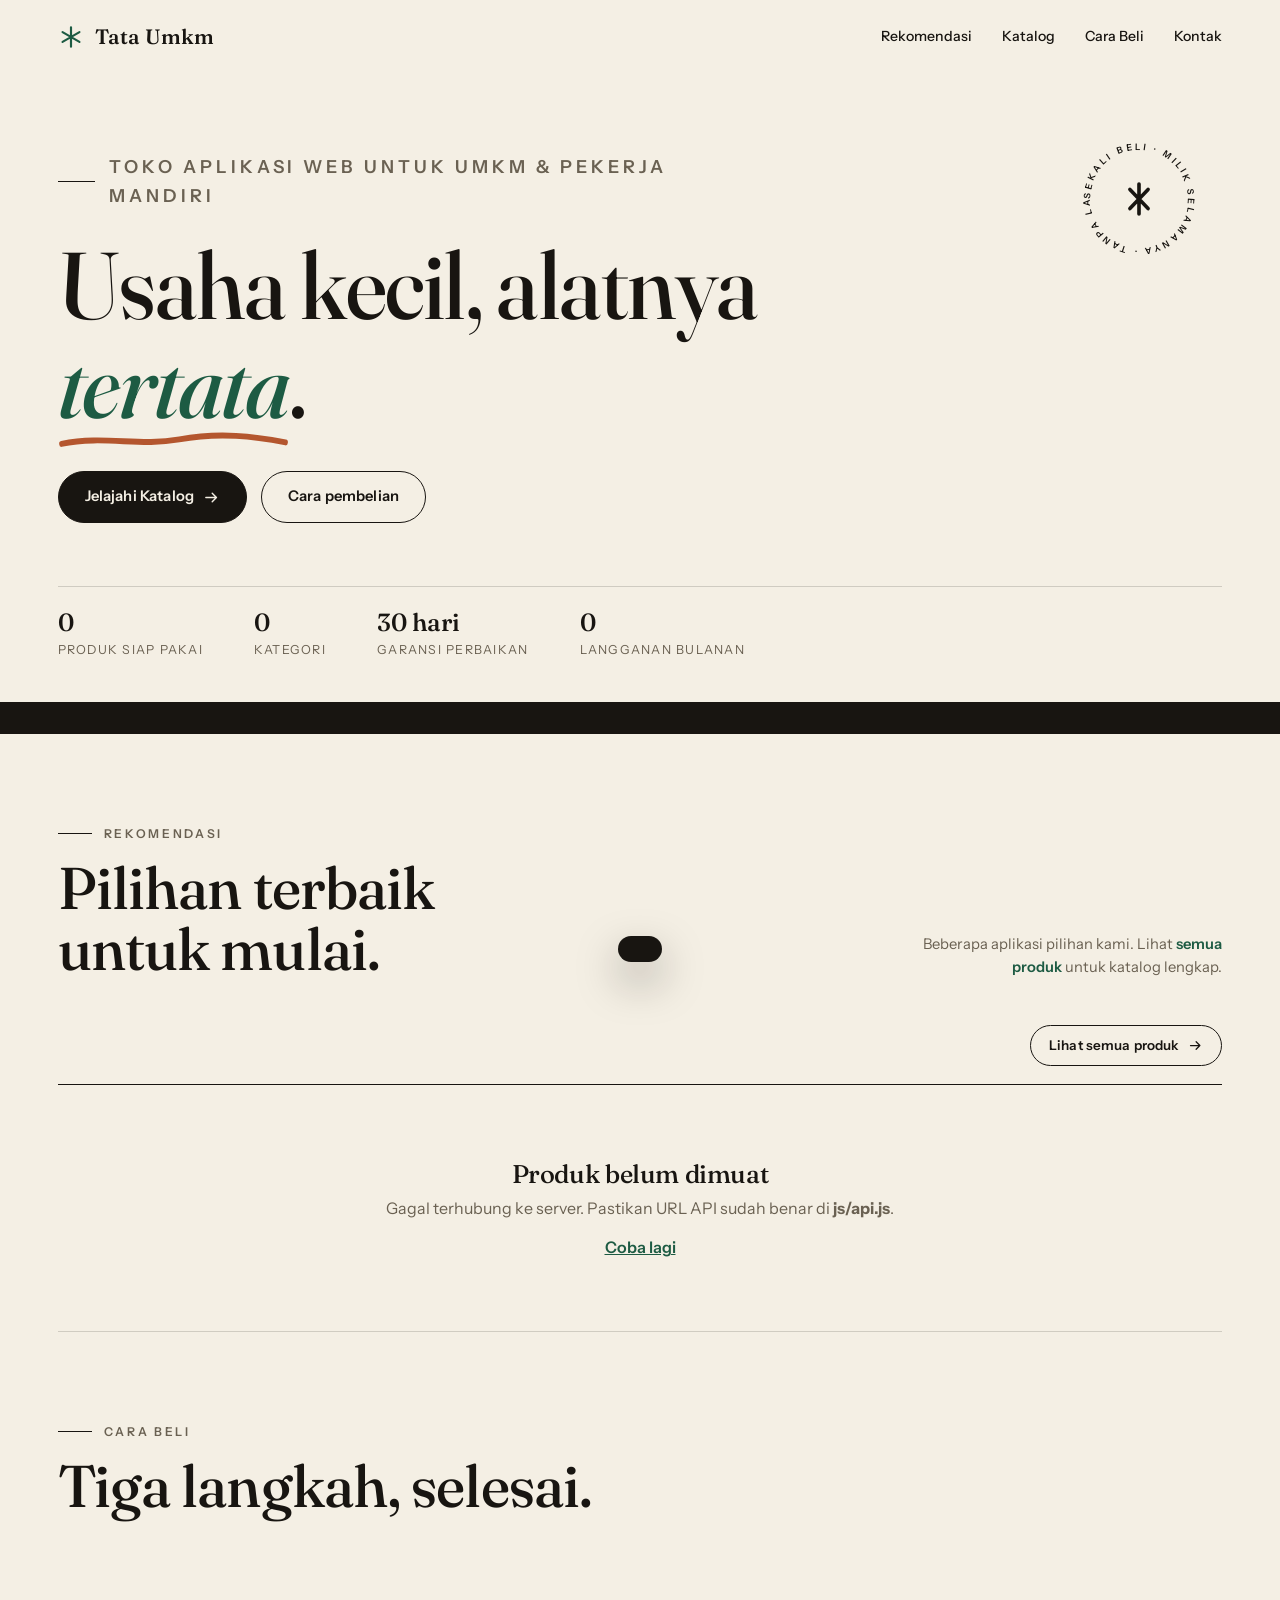
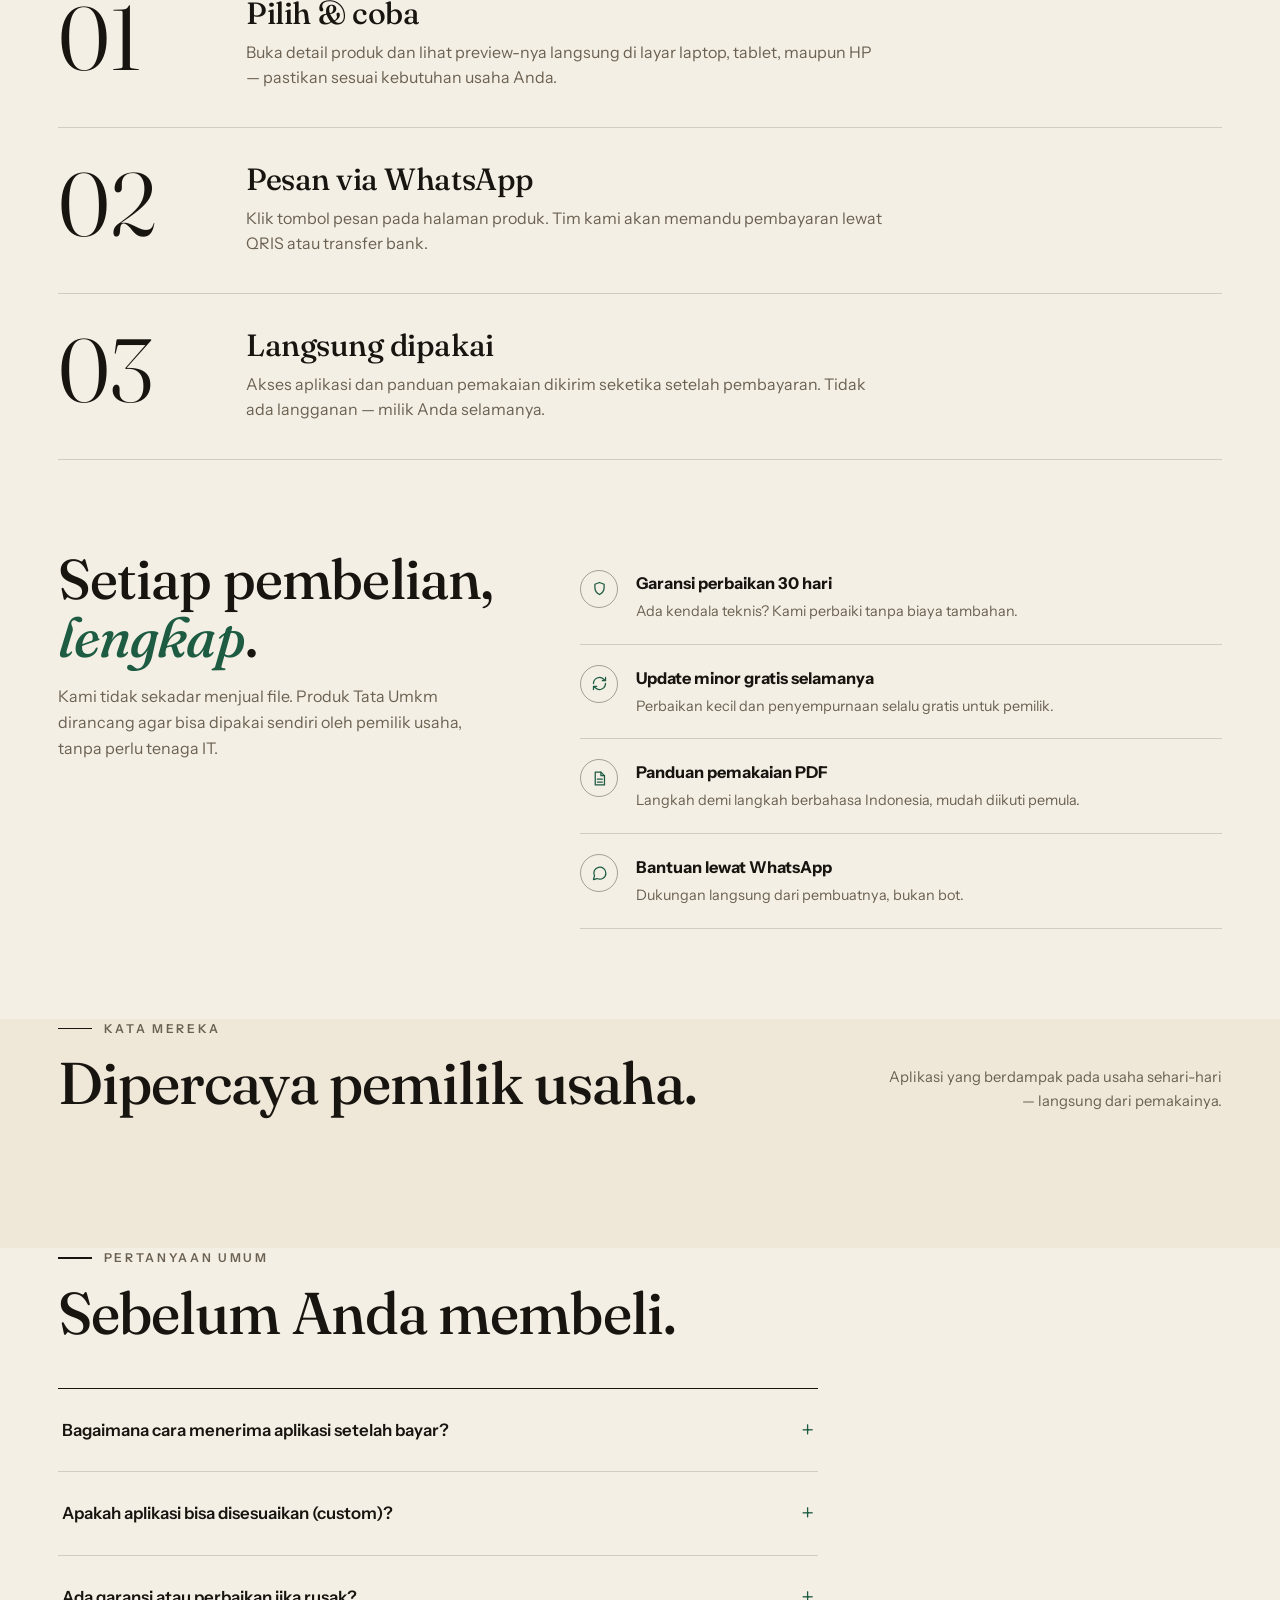
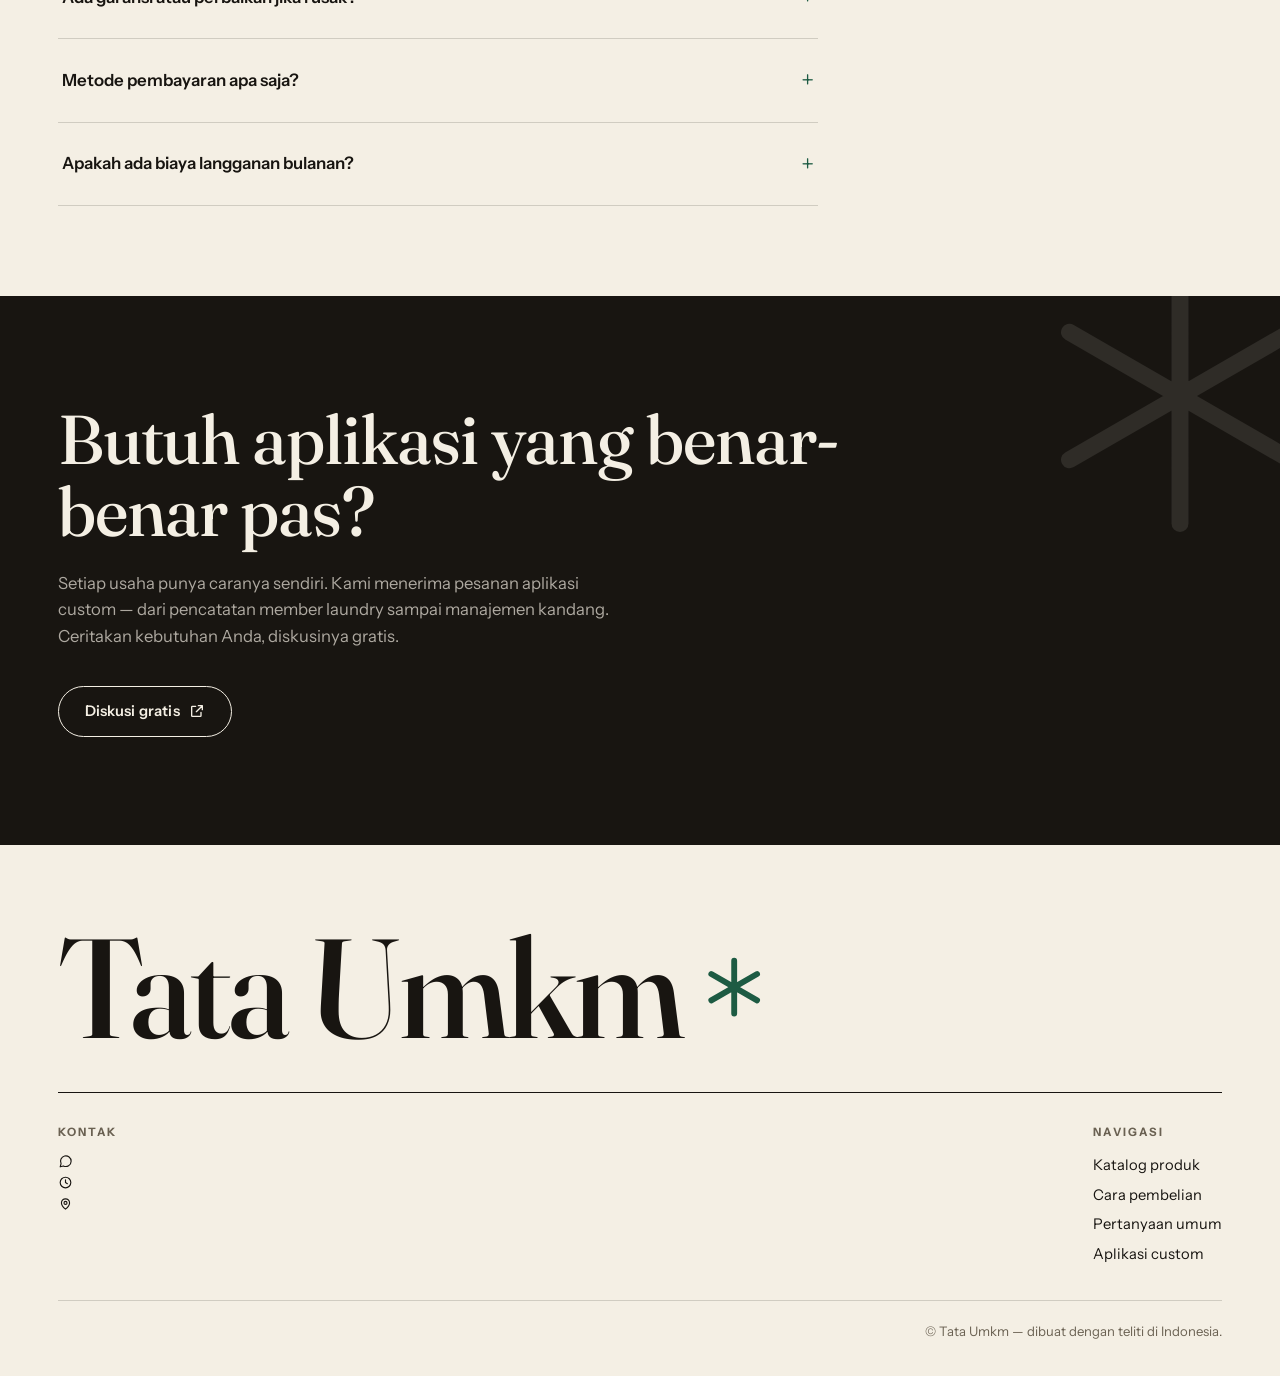
<file: index.html>
<!DOCTYPE html>
<html lang="id">
<head>
<meta charset="UTF-8">
<meta name="viewport" content="width=device-width, initial-scale=1.0">
<title>Tata Umkm — Aplikasi web siap pakai untuk UMKM</title>
<link rel="preconnect" href="https://fonts.googleapis.com">
<link rel="preconnect" href="https://fonts.gstatic.com" crossorigin>
<link href="https://fonts.googleapis.com/css2?family=Fraunces:ital,opsz,wght@0,9..144,300..700;1,9..144,300..700&family=Instrument+Sans:ital,wght@0,400..700;1,400..700&display=swap" rel="stylesheet">
<link rel="stylesheet" href="css/common.css">
<link rel="stylesheet" href="css/viewer.css">
</head>
<body>

<!-- ============ HEADER ============ -->
<header class="hdr" id="hdr">
  <div class="brand" id="brandBtn">
    <svg class="mark" viewBox="0 0 24 24" fill="none" stroke="currentColor" stroke-width="2" stroke-linecap="round"><path d="M12 3v18M4.2 7.5l15.6 9M19.8 7.5l-15.6 9"/></svg>
    <span id="brandName">Tata Umkm</span>
  </div>
  <nav class="hnav">
    <a href="#rekomendasi">Rekomendasi</a>
    <a href="products.html">Katalog</a>
    <a href="#cara">Cara Beli</a>
    <a href="#kontak">Kontak</a>
  </nav>
</header>

<!-- ============ HERO ============ -->
<section class="hero">
  <div class="stamp">
    <svg viewBox="0 0 120 120">
      <defs><path id="circ" d="M60,60 m-46,0 a46,46 0 1,1 92,0 a46,46 0 1,1 -92,0"/></defs>
      <text><textPath href="#circ">SEKALI BELI · MILIK SELAMANYA · TANPA LANGGANAN · </textPath></text>
      <path class="c" d="M60 46v28M51.5 51l17 18M68.5 51l-17 18" stroke="currentColor" stroke-width="3.4" stroke-linecap="round" fill="none"/>
    </svg>
  </div>
  <p class="eyebrow">Toko aplikasi web untuk UMKM &amp; pekerja mandiri</p>
  <h1 id="heroTag">Usaha kecil, alatnya <em>tertata<svg viewBox="0 0 200 14" preserveAspectRatio="none" fill="none" stroke="currentColor" stroke-width="4" stroke-linecap="round"><path d="M3 10 C 40 4, 70 12, 105 7 S 170 5, 197 9"/></svg></em>.</h1>
  <p id="heroSub"></p>
  <div class="hero-cta">
    <a href="#katalog" class="btn solid" id="ctaMagnet">Jelajahi Katalog
      <svg width="17" height="17" viewBox="0 0 24 24" fill="none" stroke="currentColor" stroke-width="2" stroke-linecap="round" stroke-linejoin="round"><path d="M4 12h15M13 6l6 6-6 6"/></svg>
    </a>
    <a href="#cara" class="btn line">Cara pembelian</a>
  </div>
  <div class="hero-meta">
    <div class="hm"><b id="statP">0</b><span>produk siap pakai</span></div>
    <div class="hm"><b id="statC">0</b><span>kategori</span></div>
    <div class="hm"><b>30 hari</b><span>garansi perbaikan</span></div>
    <div class="hm"><b>0</b><span>langganan bulanan</span></div>
  </div>
</section>

<!-- ============ MARQUEE ============ -->
<div class="mq"><div class="mq-track" id="mqTrack"></div></div>

<!-- ============ KATALOG ============ -->
<section class="sec" id="rekomendasi">
  <div class="sec-head rv">
    <div>
      <p class="kicker">Rekomendasi</p>
      <h2>Pilihan terbaik<br>untuk mulai.</h2>
    </div>
    <p class="note">Beberapa aplikasi pilihan kami. Lihat <a href="products.html" style="color:var(--green);font-weight:600">semua produk</a> untuk katalog lengkap.</p>
  </div>
  <div class="cat-bar rv">
    <div class="filters" id="filters"></div>
    <a class="btn sm line" href="products.html">Lihat semua produk
      <svg width="15" height="15" viewBox="0 0 24 24" fill="none" stroke="currentColor" stroke-width="2" stroke-linecap="round" stroke-linejoin="round"><path d="M4 12h15M13 6l6 6-6 6"/></svg>
    </a>
  </div>
  <div id="rows"></div>
</section>

<!-- ============ CARA BELI ============ -->
<section class="sec" id="cara" style="padding-top:0">
  <div class="sec-head rv">
    <div>
      <p class="kicker">Cara Beli</p>
      <h2>Tiga langkah, selesai.</h2>
    </div>
  </div>
  <ol style="list-style:none">
    <li class="step rv"><span class="step-num">01</span><div><h3>Pilih &amp; coba</h3><p>Buka detail produk dan lihat preview-nya langsung di layar laptop, tablet, maupun HP — pastikan sesuai kebutuhan usaha Anda.</p></div></li>
    <li class="step rv"><span class="step-num">02</span><div><h3>Pesan via WhatsApp</h3><p>Klik tombol pesan pada halaman produk. Tim kami akan memandu pembayaran lewat QRIS atau transfer bank.</p></div></li>
    <li class="step rv"><span class="step-num">03</span><div><h3>Langsung dipakai</h3><p>Akses aplikasi dan panduan pemakaian dikirim seketika setelah pembayaran. Tidak ada langganan — milik Anda selamanya.</p></div></li>
  </ol>
</section>

<!-- ============ TERMASUK ============ -->
<section class="sec" style="padding-top:0">
  <div class="incl-grid">
    <div class="incl-left rv">
      <h2>Setiap pembelian, <em>lengkap</em>.</h2>
      <p>Kami tidak sekadar menjual file. Produk Tata Umkm dirancang agar bisa dipakai sendiri oleh pemilik usaha, tanpa perlu tenaga IT.</p>
    </div>
    <ul class="incl-list rv">
      <li><span class="ict"><svg width="17" height="17" viewBox="0 0 24 24" fill="none" stroke="currentColor" stroke-width="1.8" stroke-linecap="round" stroke-linejoin="round"><path d="M12 3.5 18.5 6v5c0 4.8-3.2 7.8-6.5 9.5C8.7 18.8 5.5 15.8 5.5 11V6Z"/></svg></span><div><b>Garansi perbaikan 30 hari</b><span>Ada kendala teknis? Kami perbaiki tanpa biaya tambahan.</span></div></li>
      <li><span class="ict"><svg width="17" height="17" viewBox="0 0 24 24" fill="none" stroke="currentColor" stroke-width="1.8" stroke-linecap="round" stroke-linejoin="round"><path d="M3.5 12a8.5 8.5 0 0 1 14.4-6.1L20.5 8M20.5 3.5V8H16M20.5 12a8.5 8.5 0 0 1-14.4 6.1L3.5 16M3.5 20.5V16H8"/></svg></span><div><b>Update minor gratis selamanya</b><span>Perbaikan kecil dan penyempurnaan selalu gratis untuk pemilik.</span></div></li>
      <li><span class="ict"><svg width="17" height="17" viewBox="0 0 24 24" fill="none" stroke="currentColor" stroke-width="1.8" stroke-linecap="round" stroke-linejoin="round"><path d="M6 3h8l5 5v13H6Z"/><path d="M14 3v5h5M9 13h7M9 17h7"/></svg></span><div><b>Panduan pemakaian PDF</b><span>Langkah demi langkah berbahasa Indonesia, mudah diikuti pemula.</span></div></li>
      <li><span class="ict"><svg width="17" height="17" viewBox="0 0 24 24" fill="none" stroke="currentColor" stroke-width="1.8" stroke-linecap="round" stroke-linejoin="round"><path d="M21 11.5a8.5 8.5 0 0 1-12.3 7.6L3.5 20.5l1.4-5.2A8.5 8.5 0 1 1 21 11.5Z"/></svg></span><div><b>Bantuan lewat WhatsApp</b><span>Dukungan langsung dari pembuatnya, bukan bot.</span></div></li>
    </ul>
  </div>
</section>

<!-- ============ TESTIMONI ============ -->
<section class="sec" id="tst" style="padding-top:0">
  <div class="sec-head rv">
    <div>
      <p class="kicker">Kata Mereka</p>
      <h2>Dipercaya&nbsp;pemilik usaha.</h2>
    </div>
    <p class="note">Aplikasi yang berdampak pada usaha sehari-hari — langsung dari pemakainya.</p>
  </div>
  <div class="tst-grid" id="tstGrid"></div>
</section>

<!-- ============ FAQ ============ -->
<section class="sec" id="faq" style="padding-top:0">
  <div class="sec-head rv">
    <div>
      <p class="kicker">Pertanyaan Umum</p>
      <h2>Sebelum Anda membeli.</h2>
    </div>
  </div>
  <div class="faq rv">
    <details>
      <summary>Bagaimana cara menerima aplikasi setelah bayar?</summary>
      <div>Setelah pembayaran terkonfirmasi, tautan akses aplikasi dan panduan pemakaian (PDF) dikirim seketika lewat WhatsApp. Aplikasi berjalan langsung di browser — tanpa instal.</div>
    </details>
    <details>
      <summary>Apakah aplikasi bisa disesuaikan (custom)?</summary>
      <div>Ya. Selain produk siap pakai, kami menerima pesanan aplikasi custom. <b>Ceritakan kebutuhan Anda</b>, dan kami beri penawaran — diskusinya gratis.</div>
    </details>
    <details>
      <summary>Ada garansi atau perbaikan jika rusak?</summary>
      <div>Setiap produk mencakup <b>garansi perbaikan 30 hari</b>. Selama masa itu, kendala teknis kami perbaiki tanpa biaya tambahan. Update minor juga gratis selamanya.</div>
    </details>
    <details>
      <summary>Metode pembayaran apa saja?</summary>
      <div>Pembayaran lewat <b>QRIS</b> atau <b>transfer bank</b>. Setelah terbayar, akses dikirim seketika.</div>
    </details>
    <details>
      <summary>Apakah ada biaya langganan bulanan?</summary>
      <div>Tidak ada. Semua produk adalah <b>bayar sekali</b> — milik Anda selamanya. Tidak ada biaya tersembunyi.</div>
    </details>
  </div>
</section>

<!-- ============ BAND CTA ============ -->
<section class="band">
  <svg class="band-ast" viewBox="0 0 24 24" fill="none" stroke="currentColor" stroke-width="1.2" stroke-linecap="round"><path d="M12 3v18M4.2 7.5l15.6 9M19.8 7.5l-15.6 9"/></svg>
  <h2 class="rv">Butuh aplikasi yang benar-benar pas?</h2>
  <p class="rv">Setiap usaha punya caranya sendiri. Kami menerima pesanan aplikasi custom — dari pencatatan member laundry sampai manajemen kandang. Ceritakan kebutuhan Anda, diskusinya gratis.</p>
  <a class="btn rv" id="bandWa" target="_blank" rel="noopener">Diskusi gratis
    <svg width="16" height="16" viewBox="0 0 24 24" fill="none" stroke="currentColor" stroke-width="2" stroke-linecap="round" stroke-linejoin="round"><path d="M14 4h6v6M20 4l-9 9M18 14v5a1 1 0 0 1-1 1H5a1 1 0 0 1-1-1V6a1 1 0 0 1 1-1h5"/></svg>
  </a>
</section>

<!-- ============ FOOTER ============ -->
<footer id="kontak">
  <div class="foot-mark"><span id="footBrand">Tata Umkm</span>
    <svg viewBox="0 0 24 24" fill="none" stroke="currentColor" stroke-width="2" stroke-linecap="round"><path d="M12 3v18M4.2 7.5l15.6 9M19.8 7.5l-15.6 9"/></svg>
  </div>
  <div class="foot-grid">
    <div><b>Kontak</b>
      <a id="footWa" target="_blank" rel="noopener"><svg width="15" height="15" viewBox="0 0 24 24" fill="none" stroke="currentColor" stroke-width="1.8" stroke-linecap="round" stroke-linejoin="round"><path d="M21 11.5a8.5 8.5 0 0 1-12.3 7.6L3.5 20.5l1.4-5.2A8.5 8.5 0 1 1 21 11.5Z"/></svg> <span id="footWaNum"></span></a>
      <a><svg width="15" height="15" viewBox="0 0 24 24" fill="none" stroke="currentColor" stroke-width="1.8" stroke-linecap="round" stroke-linejoin="round"><circle cx="12" cy="12" r="8.5"/><path d="M12 7.5V12l3 2"/></svg> <span id="footHours"></span></a>
      <a><svg width="15" height="15" viewBox="0 0 24 24" fill="none" stroke="currentColor" stroke-width="1.8" stroke-linecap="round" stroke-linejoin="round"><path d="M12 21s-6.5-5.3-6.5-10a6.5 6.5 0 1 1 13 0c0 4.7-6.5 10-6.5 10Z"/><circle cx="12" cy="11" r="2.4"/></svg> <span id="footLoc"></span></a>
    </div>
    <div><b>Navigasi</b>
      <a href="#katalog">Katalog produk</a>
      <a href="#cara">Cara pembelian</a>
      <a href="#faq">Pertanyaan umum</a>
      <a href="#" id="footCustom">Aplikasi custom</a>
    </div>
  </div>
  <div class="foot-base">
    <span id="footNote"></span>
    <span>&copy; <span id="yr"></span> <span class="fbrand">Tata Umkm</span> — dibuat dengan teliti di Indonesia.</span>
  </div>
</footer>

<!-- ============ DETAIL PRODUK ============ -->
<div class="detail" id="detail"></div>

<!-- ============ HOVER CARD / MODAL / TOAST ============ -->
<div id="hoverCard"><div class="hc-in" id="hcIn"></div></div>
<div class="modal" id="modal"></div>
<div class="toast" id="toast"></div>

<script src="js/api.js"></script>
<script src="js/viewer.js"></script>
</body>
</html>
</file>
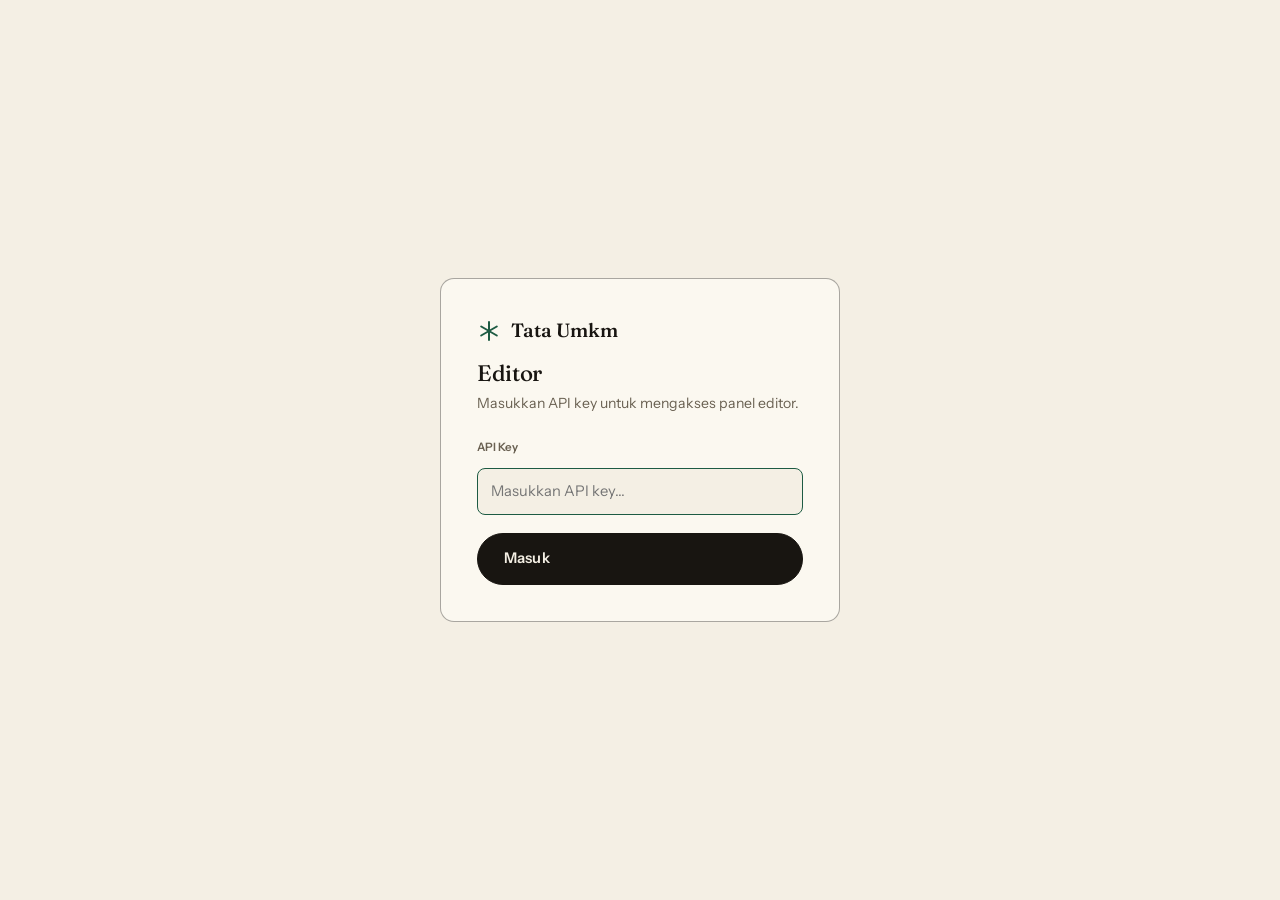
<file: editor.html>
<!DOCTYPE html>
<html lang="id">
<head>
<meta charset="UTF-8">
<meta name="viewport" content="width=device-width, initial-scale=1.0">
<title>Tata Umkm — Editor</title>
<link rel="preconnect" href="https://fonts.googleapis.com">
<link rel="preconnect" href="https://fonts.gstatic.com" crossorigin>
<link href="https://fonts.googleapis.com/css2?family=Fraunces:ital,opsz,wght@0,9..144,300..700;1,9..144,300..700&family=Instrument+Sans:ital,wght@0,400..700;1,400..700&display=swap" rel="stylesheet">
<link rel="stylesheet" href="css/common.css">
<link rel="stylesheet" href="css/editor.css">
</head>
<body>

<!-- ============ LOGIN SCREEN ============ -->
<div class="login-screen" id="loginScreen">
  <div class="login-card">
    <div class="logo">
      <svg class="mark" viewBox="0 0 24 24" fill="none" stroke="currentColor" stroke-width="2" stroke-linecap="round"><path d="M12 3v18M4.2 7.5l15.6 9M19.8 7.5l-15.6 9"/></svg>
      <span>Tata Umkm</span>
    </div>
    <h2 style="font-size:1.4rem;margin:12px 0 6px">Editor</h2>
    <p>Masukkan API key untuk mengakses panel editor.</p>
    <div class="fld">
      <label>API Key</label>
      <input type="password" id="loginKey" placeholder="Masukkan API key..." autofocus>
    </div>
    <p class="err" id="loginErr"></p>
    <button class="btn solid" style="width:100%" id="loginBtn">Masuk</button>
  </div>
</div>

<!-- ============ EDITOR SCREEN ============ -->
<div class="editor-screen" id="editorScreen">

  <!-- Top Bar -->
  <div class="ed-top">
    <div class="brand">
      <svg class="mark" viewBox="0 0 24 24" fill="none" stroke="currentColor" stroke-width="2" stroke-linecap="round"><path d="M12 3v18M4.2 7.5l15.6 9M19.8 7.5l-15.6 9"/></svg>
      <span>Tata Umkm</span>
    </div>
    <div class="ed-top-right">
      <button class="ed-iconbtn" id="viewSiteBtn" title="Lihat situs">
        <svg width="16" height="16" viewBox="0 0 24 24" fill="none" stroke="currentColor" stroke-width="1.8" stroke-linecap="round" stroke-linejoin="round"><path d="M14 4h6v6M20 4l-9 9M18 14v5a1 1 0 0 1-1 1H5a1 1 0 0 1-1-1V6a1 1 0 0 1 1-1h5"/></svg>
      </button>
      <button class="ed-iconbtn danger" id="logoutBtn" title="Keluar">
        <svg width="16" height="16" viewBox="0 0 24 24" fill="none" stroke="currentColor" stroke-width="1.8" stroke-linecap="round" stroke-linejoin="round"><path d="M9 21H5a2 2 0 0 1-2-2V5a2 2 0 0 1 2-2h4"/><polyline points="16 17 21 12 16 7"/><line x1="21" y1="12" x2="9" y2="12"/></svg>
      </button>
    </div>
  </div>

  <!-- Body -->
  <div class="ed-body">
    <main class="ed-main" id="edMain"></main>
  </div>
</div>

<!-- ============ FORM MODAL ============ -->
<div class="ed-modal" id="editModal" role="dialog" aria-modal="true">
  <div class="ed-modal-card wide">
    <div class="ed-modal-head">
      <h3 id="editModalTitle">Ubah Produk</h3>
      <button class="ed-iconbtn" id="editModalClose" title="Tutup">
        <svg width="16" height="16" viewBox="0 0 24 24" fill="none" stroke="currentColor" stroke-width="2" stroke-linecap="round"><path d="M18 6 6 18M6 6l12 12"/></svg>
      </button>
    </div>
    <div class="ed-form-body" id="editFormBody"></div>
  </div>
</div>

<!-- ============ CONFIRM MODAL & TOAST ============ -->
<div class="ed-modal" id="edModal"></div>
<div class="ed-toast" id="edToast"></div>

<script src="js/api.js"></script>
<script src="js/editor.js"></script>
</body>
</html>
</file>
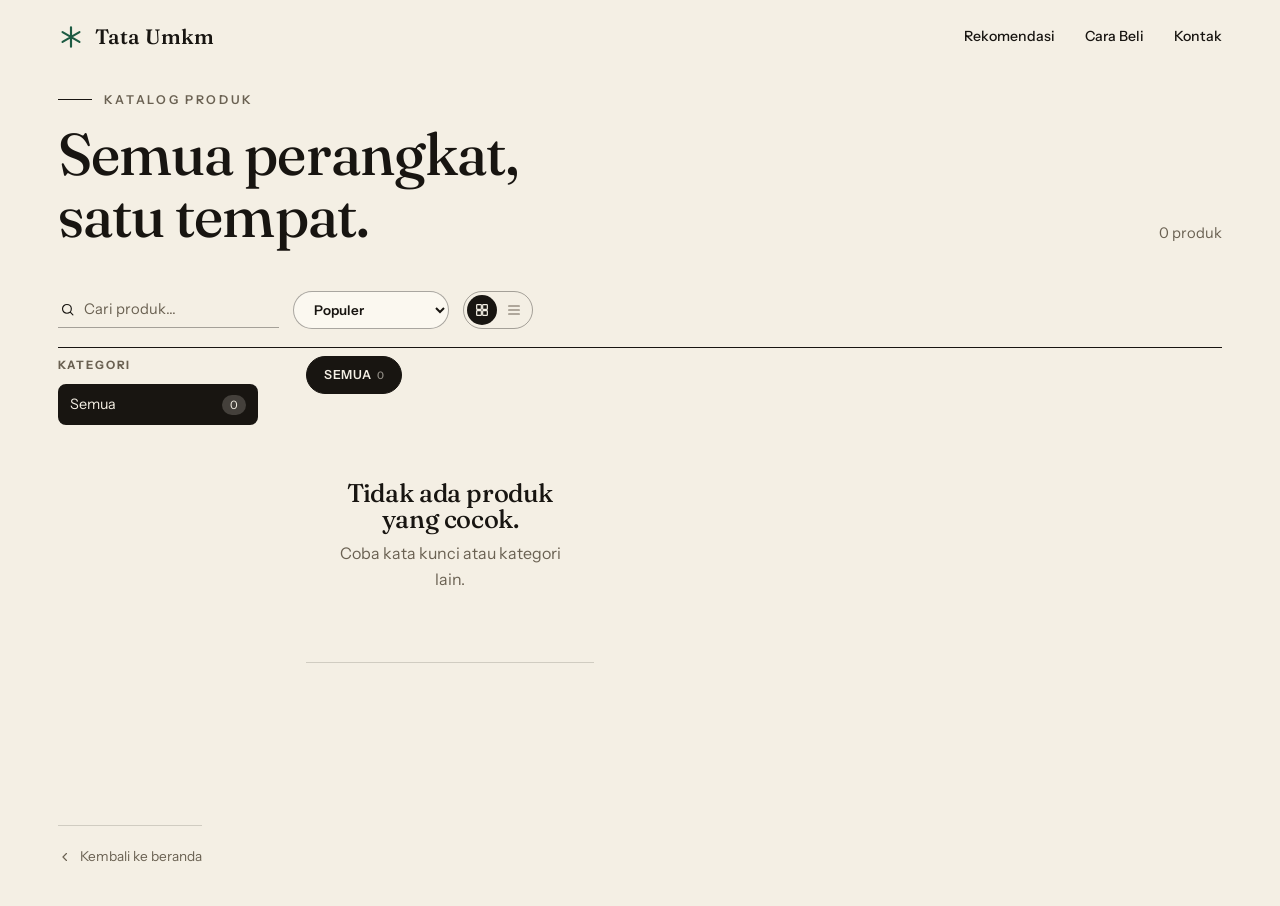
<file: products.html>
<!DOCTYPE html>
<html lang="id">
<head>
<meta charset="UTF-8">
<meta name="viewport" content="width=device-width, initial-scale=1.0">
<title>Tata Umkm — Katalog Produk</title>
<link rel="preconnect" href="https://fonts.googleapis.com">
<link rel="preconnect" href="https://fonts.gstatic.com" crossorigin>
<link href="https://fonts.googleapis.com/css2?family=Fraunces:ital,opsz,wght@0,9..144,300..700;1,9..144,300..700&family=Instrument+Sans:ital,wght@0,400..700;1,400..700&display=swap" rel="stylesheet">
<link rel="stylesheet" href="css/common.css">
<link rel="stylesheet" href="css/viewer.css">
<link rel="stylesheet" href="css/products.css">
</head>
<body>

<!-- ============ HEADER ============ -->
<header class="hdr" id="hdr">
  <a class="brand" href="index.html">
    <svg class="mark" viewBox="0 0 24 24" fill="none" stroke="currentColor" stroke-width="2" stroke-linecap="round"><path d="M12 3v18M4.2 7.5l15.6 9M19.8 7.5l-15.6 9"/></svg>
    <span id="brandName">Tata Umkm</span>
  </a>
  <nav class="hnav">
    <a href="index.html#katalog">Rekomendasi</a>
    <a href="index.html#cara">Cara Beli</a>
    <a href="index.html#kontak">Kontak</a>
  </nav>
</header>

<!-- ============ KATALOG MARKETPLACE ============ -->
<section class="sec" id="katalog">
  <div class="sec-head">
    <div>
      <p class="kicker">Katalog Produk</p>
      <h2>Semua perangkat,<br>satu tempat.</h2>
    </div>
    <p class="note" id="countNote"></p>
  </div>

  <div class="cat-bar">
    <div class="mk-toolbar">
      <div class="search">
        <svg width="17" height="17" viewBox="0 0 24 24" fill="none" stroke="currentColor" stroke-width="1.8" stroke-linecap="round"><circle cx="11" cy="11" r="7"/><path d="m20.5 20.5-4.2-4.2"/></svg>
        <input type="text" id="q" placeholder="Cari produk..." autocomplete="off">
      </div>
      <select id="sort" class="sort-select" aria-label="Urutkan">
        <option value="populer">Populer</option>
        <option value="termurah">Harga Terendah</option>
        <option value="termahal">Harga Tertinggi</option>
        <option value="az">Nama A–Z</option>
      </select>
      <div class="view-toggle" id="viewToggle" role="group" aria-label="Tampilan katalog">
        <button data-view="grid" class="on" title="Tampilan kisi"><svg width="16" height="16" viewBox="0 0 24 24" fill="none" stroke="currentColor" stroke-width="1.8" stroke-linecap="round"><rect x="4" y="4" width="7" height="7" rx="1"/><rect x="13" y="4" width="7" height="7" rx="1"/><rect x="4" y="13" width="7" height="7" rx="1"/><rect x="13" y="13" width="7" height="7" rx="1"/></svg></button>
        <button data-view="list" title="Tampilan daftar"><svg width="16" height="16" viewBox="0 0 24 24" fill="none" stroke="currentColor" stroke-width="1.8" stroke-linecap="round"><path d="M4 6h16M4 12h16M4 18h16"/></svg></button>
      </div>
    </div>
  </div>

  <div class="mk-layout">
    <!-- Sidebar kategori (desktop) -->
    <aside class="mk-side">
      <p class="mk-side-title">Kategori</p>
      <div class="mk-cat-list" id="sideCats"></div>
    </aside>

    <!-- Konten: chips kategori (mobile) + grid -->
    <div class="mk-content">
      <div class="filters" id="filters"></div>
      <div id="rows">
        <!-- Skeleton placeholder - muncul instan -->
        <div class="skeleton-grid" id="skeletonGrid">
          ${Array.from({length: 6}, () => `
            <article class="prow pcard skeleton-card">
              <div class="pthumb skeleton-thumb"></div>
              <div class="pcard-body">
                <div class="pcard-top"><span class="chip skeleton-chip"></span></div>
                <div class="skeleton-title"></div>
                <div class="skeleton-tag"></div>
                <div class="skeleton-price"></div>
              </div>
            </article>
          `).join('')}
        </div>
      </div>
    </div>
  </div>
</section>

<!-- ============ FOOTER ============ -->
<footer id="kontak">
  <a class="foot-base" href="index.html" style="display:inline-flex;align-items:center;gap:8px;color:var(--ink-soft);font-size:.85rem">
    <svg width="14" height="14" viewBox="0 0 24 24" fill="none" stroke="currentColor" stroke-width="2" stroke-linecap="round" stroke-linejoin="round"><path d="m14.5 6-6 6 6 6"/></svg>
    Kembali ke beranda
  </a>
</footer>

<!-- ============ DETAIL PRODUK / HOVER / TOAST ============ -->
<div class="detail" id="detail"></div>
<div id="hoverCard"><div class="hc-in" id="hcIn"></div></div>
<div class="toast" id="toast"></div>

<script src="js/api.js"></script>
<script src="js/products.js"></script>
</body>
</html>
</file>
<file: css/common.css>
/* ============ DASAR ============ */
*{margin:0;padding:0;box-sizing:border-box}
:root{
  --paper:#F4EFE4; --paper2:#EFE8D9; --card:#FBF8F0;
  --ink:#181511; --ink-soft:#6A6152;
  --green:#1D5B43; --green-deep:#12382A; --clay:#B4562E;
  --line:rgba(24,21,17,.16); --line-strong:rgba(24,21,17,.36);
  --pad:clamp(20px,4.5vw,64px);
  --ease:cubic-bezier(.65,.05,.2,1);
}
html{scroll-behavior:smooth}
html.lock,html.lock body{overflow:hidden}
body{background:var(--paper);color:var(--ink);font-family:'Instrument Sans',sans-serif;font-size:16px;line-height:1.6;-webkit-font-smoothing:antialiased}
::selection{background:var(--green);color:var(--paper)}
img,svg{display:block}
button{font:inherit;color:inherit;background:none;border:0;cursor:pointer}
a{color:inherit;text-decoration:none}
:focus-visible{outline:2px solid var(--green);outline-offset:3px;border-radius:4px}
.ic{flex:none}
h1,h2,h3,.serif{font-family:'Fraunces',serif;font-weight:480;letter-spacing:-.015em;line-height:1.04}
em{font-style:italic}
kbd{font-family:'Instrument Sans',sans-serif;font-size:.72rem;border:1px solid var(--line-strong);border-bottom-width:2px;border-radius:5px;padding:1px 6px;background:var(--card)}

/* ============ TOMBOL ============ */
.btn{display:inline-flex;align-items:center;gap:9px;padding:13px 26px;border-radius:999px;border:1.5px solid var(--ink);font-weight:600;font-size:.92rem;letter-spacing:.01em;transition:background .3s,color .3s,border-color .3s,transform .3s var(--ease)}
.btn.solid{background:var(--ink);color:var(--paper)}
.btn.solid:hover{background:var(--green);border-color:var(--green)}
.btn.line:hover{background:var(--ink);color:var(--paper)}
.btn.wa{background:var(--green);border-color:var(--green);color:#fff}
.btn.wa:hover{background:var(--green-deep);border-color:var(--green-deep)}
.btn.sm{padding:9px 18px;font-size:.84rem}
.icobtn{width:42px;height:42px;border-radius:50%;border:1.5px solid var(--line-strong);display:inline-flex;align-items:center;justify-content:center;transition:.3s}
.icobtn:hover{background:var(--ink);color:var(--paper);border-color:var(--ink)}
</file>
<file: css/viewer.css>
/* ============ HEADER ============ */
.hdr{position:fixed;top:0;left:0;right:0;z-index:50;display:flex;align-items:center;justify-content:space-between;padding:20px var(--pad);transition:.4s}
.hdr.sc{background:color-mix(in srgb,var(--paper) 86%,transparent);backdrop-filter:blur(14px);-webkit-backdrop-filter:blur(14px);border-bottom:1px solid var(--line);padding-block:12px}
.brand{display:inline-flex;align-items:center;gap:11px;font-family:'Fraunces',serif;font-size:1.3rem;font-weight:560;cursor:pointer;user-select:none}
.brand .mark{width:26px;height:26px;color:var(--green);animation:spin 28s linear infinite}
@keyframes spin{to{transform:rotate(360deg)}}
.hnav{display:flex;gap:30px;align-items:center}
.hnav a{font-size:.88rem;font-weight:500;position:relative;padding:4px 0}
.hnav a::after{content:"";position:absolute;left:0;bottom:0;height:1.5px;width:0;background:var(--ink);transition:width .35s var(--ease)}
.hnav a:hover::after{width:100%}
@media(max-width:640px){.hnav{display:none}}

/* ============ HERO ============ */
.hero{position:relative;padding:clamp(130px,17vh,190px) var(--pad) 40px;max-width:1560px;margin:0 auto}
.eyebrow{display:flex;align-items:center;gap:14px;font-size:.76rem;letter-spacing:.22em;text-transform:uppercase;font-weight:600;color:var(--ink-soft);animation:up .8s var(--ease) both}
.eyebrow::before{content:"";width:44px;height:1.5px;background:var(--ink)}
.hero h1{font-size:clamp(2.9rem,7.4vw,6.8rem);margin:26px 0 30px;max-width:16ch;animation:up .8s .12s var(--ease) both}
.hero h1 em{color:var(--green);position:relative;white-space:nowrap}
.hero h1 em svg{position:absolute;left:0;bottom:-.08em;width:100%;height:.22em;color:var(--clay)}
.hero p{max-width:52ch;font-size:clamp(1rem,1.4vw,1.18rem);color:var(--ink-soft);animation:up .8s .22s var(--ease) both}
.hero-cta{display:flex;gap:14px;flex-wrap:wrap;margin-top:38px;animation:up .8s .32s var(--ease) both}
.hero-meta{display:flex;gap:clamp(24px,4vw,64px);flex-wrap:wrap;margin-top:clamp(48px,7vh,84px);padding-top:22px;border-top:1px solid var(--line);animation:up .8s .42s var(--ease) both}
.hm b{font-family:'Fraunces',serif;font-size:1.55rem;font-weight:520;display:block;line-height:1.1}
.hm span{font-size:.78rem;letter-spacing:.1em;text-transform:uppercase;color:var(--ink-soft)}
.stamp{position:absolute;right:clamp(20px,6vw,110px);top:clamp(120px,15vh,190px);width:clamp(96px,10vw,150px);color:var(--ink);animation:up .8s .5s var(--ease) both}
.stamp svg{width:100%;height:auto;animation:spin 30s linear infinite}
.stamp text{font-size:8.4px;letter-spacing:.34em;text-transform:uppercase;font-weight:600;font-family:'Instrument Sans',sans-serif;fill:var(--ink)}
.stamp .c{fill:var(--green)}
@media(max-width:900px){.stamp{display:none}}
@keyframes up{from{opacity:0;transform:translateY(26px)}to{opacity:1;transform:none}}

/* ============ MARQUEE ============ */
.mq{background:var(--ink);color:var(--paper);overflow:hidden;padding:15px 0;border-block:1px solid var(--ink)}
.mq-track{display:flex;width:max-content;gap:0;animation:mq 30s linear infinite}
.mq:hover .mq-track{animation-play-state:paused}
.mqi{display:inline-flex;align-items:baseline;gap:14px;padding:0 26px;white-space:nowrap}
.mqi em{font-family:'Fraunces',serif;font-style:italic;font-size:1.25rem;font-weight:440}
.mqi span{font-size:.78rem;letter-spacing:.12em;text-transform:uppercase;color:rgba(244,239,228,.62)}
.mq-sep{color:var(--clay);display:flex;align-items:center}
@keyframes mq{to{transform:translateX(-50%)}}

/* ============ SECTION UMUM ============ */
.sec{padding:clamp(70px,10vh,120px) var(--pad);max-width:1560px;margin:0 auto}
.sec-head{display:flex;justify-content:space-between;align-items:flex-end;gap:24px;flex-wrap:wrap;margin-bottom:clamp(30px,5vh,56px)}
.sec-head h2{font-size:clamp(2.1rem,4.6vw,3.7rem)}
.sec-head .kicker{font-size:.76rem;letter-spacing:.22em;text-transform:uppercase;font-weight:600;color:var(--ink-soft);display:flex;align-items:center;gap:12px;margin-bottom:14px}
.sec-head .kicker::before{content:"";width:34px;height:1.5px;background:var(--ink)}
.sec-head .note{font-size:.92rem;color:var(--ink-soft);max-width:34ch;text-align:right}
@media(max-width:760px){.sec-head .note{text-align:left}}

/* ============ KATALOG ============ */
.filters{display:flex;gap:8px;flex-wrap:wrap;align-items:center;margin-bottom:8px}
.fbtn{border:1px solid var(--line-strong);border-radius:999px;padding:8px 17px;font-size:.78rem;font-weight:600;letter-spacing:.06em;text-transform:uppercase;transition:.3s}
.fbtn:hover{border-color:var(--ink)}
.fbtn.on{background:var(--ink);color:var(--paper);border-color:var(--ink)}
.fbtn small{opacity:.55;margin-left:5px;font-weight:500}
.search{display:flex;align-items:center;gap:9px;border-bottom:1.5px solid var(--line-strong);padding:6px 2px;min-width:210px;transition:border-color .3s}
.search:focus-within{border-color:var(--ink)}
.search input{border:0;background:none;outline:none;font:inherit;font-size:.92rem;width:100%;color:var(--ink)}
.search input::placeholder{color:var(--ink-soft)}
.cat-bar{display:flex;justify-content:space-between;gap:20px;flex-wrap:wrap;align-items:center;border-bottom:1px solid var(--ink);padding-bottom:18px;margin-bottom:6px}

.prow{position:relative;display:grid;grid-template-columns:70px 1fr auto;align-items:center;gap:18px;padding:26px 14px;border-bottom:1px solid var(--line);cursor:pointer;animation:rowIn .55s var(--ease) both;isolation:isolate}
.prow>*{position:relative;z-index:2;transition:color .35s}
.prow::before{content:"";position:absolute;inset:0;background:var(--ink);transform:scaleY(0);transform-origin:bottom;transition:transform .4s var(--ease);z-index:1}
.prow:hover::before{transform:scaleY(1)}
.prow:hover>*{color:var(--paper)}
.prow-num{font-family:'Fraunces',serif;font-style:italic;font-size:1rem;color:var(--ink-soft)}
.prow-name{font-size:clamp(1.45rem,3vw,2.35rem);display:flex;align-items:center;gap:14px;flex-wrap:wrap}
.prow-tag{font-size:.92rem;color:var(--ink-soft);margin-top:5px;max-width:56ch}
.prow-meta{display:flex;align-items:center;gap:clamp(14px,2vw,28px);flex-wrap:wrap;justify-content:flex-end}
.prow-price{font-family:'Fraunces',serif;font-size:1.18rem;font-weight:520;white-space:nowrap}
.prow-arr{width:44px;height:44px;border:1.5px solid var(--line-strong);border-radius:50%;display:flex;align-items:center;justify-content:center;transition:.35s}
.prow:hover .prow-arr{border-color:var(--paper);background:var(--paper);color:var(--ink);transform:rotate(45deg)}
.chip{border:1px solid var(--line-strong);border-radius:999px;padding:4px 12px;font-size:.7rem;letter-spacing:.1em;text-transform:uppercase;font-weight:600;white-space:nowrap}
.badge{background:var(--clay);color:#FFF7EE;border-radius:999px;padding:4px 11px;font-size:.68rem;letter-spacing:.1em;text-transform:uppercase;font-weight:700;white-space:nowrap}
.price-old{text-decoration:line-through;color:var(--ink-soft);font-size:.85rem;margin-left:9px;font-weight:400}
.prow:hover .price-old{color:rgba(244,239,228,.55)}
.empty{padding:70px 20px;text-align:center;color:var(--ink-soft);border-bottom:1px solid var(--line)}
.empty .serif{font-size:1.6rem;color:var(--ink);margin-bottom:8px}
.empty button{text-decoration:underline;margin-top:14px;color:var(--green);font-weight:600}
@keyframes rowIn{from{opacity:0;transform:translateY(18px)}to{opacity:1;transform:none}}
@media(max-width:720px){
  .prow{grid-template-columns:1fr auto;padding:22px 4px}
  .prow-num{display:none}
  .prow-meta{justify-content:space-between;width:100%}
  .prow-arr{display:none}
}

/* ============ LANGKAH ============ */
.step{display:grid;grid-template-columns:clamp(90px,12vw,150px) 1fr;gap:clamp(18px,3vw,48px);padding:clamp(28px,4vh,44px) 0;border-bottom:1px solid var(--line);align-items:start}
.step-num{font-family:'Fraunces',serif;font-size:clamp(3.2rem,7vw,6rem);font-weight:340;line-height:.9;color:var(--ink);transition:color .4s}
.step:hover .step-num{color:var(--green)}
.step h3{font-size:clamp(1.4rem,2.4vw,2rem);margin-bottom:10px}
.step p{color:var(--ink-soft);max-width:58ch}
@media(max-width:560px){.step{grid-template-columns:64px 1fr}}

/* ============ TERMASUK ============ */
.incl-grid{display:grid;grid-template-columns:minmax(300px,5fr) 7fr;gap:clamp(32px,5vw,80px)}
.incl-left h2{font-size:clamp(2rem,4.4vw,3.5rem);margin-bottom:18px}
.incl-left h2 em{color:var(--green)}
.incl-left p{color:var(--ink-soft);max-width:40ch}
.incl-list{list-style:none}
.incl-list li{display:flex;gap:18px;align-items:flex-start;padding:20px 0;border-bottom:1px solid var(--line)}
.incl-list .ict{width:38px;height:38px;border:1.5px solid var(--line-strong);border-radius:50%;display:flex;align-items:center;justify-content:center;color:var(--green);flex:none}
.incl-list b{display:block;font-size:1.02rem;margin-bottom:2px}
.incl-list span{font-size:.9rem;color:var(--ink-soft)}
@media(max-width:860px){.incl-grid{grid-template-columns:1fr}}

/* ============ BAND CTA ============ */
.band{background:var(--ink);color:var(--paper);padding:clamp(70px,12vh,130px) var(--pad);position:relative;overflow:hidden}
.band h2{font-size:clamp(2.2rem,5.4vw,4.6rem);max-width:18ch}
.band p{color:rgba(244,239,228,.68);max-width:52ch;margin:22px 0 36px;font-size:clamp(1rem,1.3vw,1.15rem)}
.band .btn{border-color:var(--paper);color:var(--paper)}
.band .btn:hover{background:var(--paper);color:var(--ink)}
.band-ast{position:absolute;right:-70px;top:-70px;width:340px;height:340px;color:rgba(244,239,228,.1);animation:spin 60s linear infinite}

/* ============ FOOTER ============ */
footer{padding:clamp(50px,8vh,90px) var(--pad) 34px}
.foot-mark{font-family:'Fraunces',serif;font-size:clamp(3.4rem,11vw,10rem);font-weight:520;line-height:1;display:flex;align-items:baseline;gap:.12em;letter-spacing:-.02em;padding-bottom:34px;border-bottom:1px solid var(--ink)}
.foot-mark svg{width:.5em;height:.5em;color:var(--green);align-self:center}
.foot-grid{display:flex;justify-content:space-between;gap:34px;flex-wrap:wrap;padding:30px 0;font-size:.92rem}
.foot-grid b{display:block;font-size:.72rem;letter-spacing:.18em;text-transform:uppercase;color:var(--ink-soft);margin-bottom:10px}
.foot-grid a{display:flex;align-items:center;gap:8px;padding:3px 0}
.foot-grid a:hover{color:var(--green)}
.foot-base{display:flex;justify-content:space-between;gap:16px;flex-wrap:wrap;border-top:1px solid var(--line);padding-top:20px;font-size:.82rem;color:var(--ink-soft)}

/* ============ DETAIL PRODUK ============ */
.detail{position:fixed;inset:0;z-index:90;background:var(--paper);overflow-y:auto;overflow-x:hidden;transform:translateY(102%);visibility:hidden;transition:transform .7s var(--ease),visibility 0s .7s}
.detail.open{transform:none;visibility:visible;transition:transform .7s var(--ease)}
.d-top{position:sticky;top:0;z-index:6;display:flex;justify-content:space-between;align-items:center;padding:14px var(--pad);background:color-mix(in srgb,var(--paper) 88%,transparent);backdrop-filter:blur(14px);-webkit-backdrop-filter:blur(14px);border-bottom:1px solid var(--line)}
.d-back{display:inline-flex;align-items:center;gap:10px;font-weight:600;font-size:.92rem;padding:10px 18px;border:1.5px solid var(--line-strong);border-radius:999px;transition:.3s}
.d-back:hover{background:var(--ink);color:var(--paper);border-color:var(--ink)}
.detail-grid{display:grid;grid-template-columns:minmax(340px,5fr) 7fr;gap:clamp(30px,4.5vw,72px);padding:clamp(30px,5vh,60px) var(--pad) 70px;max-width:1560px;margin:0 auto}
.d-eyebrow{display:flex;align-items:center;gap:12px;margin-bottom:18px;flex-wrap:wrap}
.detail h2{font-size:clamp(2.4rem,4.8vw,4.2rem);margin-bottom:16px}
.d-tagline{font-family:'Fraunces',serif;font-style:italic;font-size:clamp(1.1rem,1.6vw,1.35rem);color:var(--green);margin-bottom:22px}
.d-desc{color:var(--ink-soft);max-width:56ch;font-size:1.02rem}
.d-feats{list-style:none;margin:32px 0;border-top:1px solid var(--line)}
.d-feats li{display:flex;gap:14px;align-items:flex-start;padding:13px 0;border-bottom:1px solid var(--line);font-size:.96rem}
.d-feats .ict{width:26px;height:26px;border:1.5px solid var(--green);border-radius:50%;display:flex;align-items:center;justify-content:center;color:var(--green);flex:none;margin-top:2px}
.d-buy{border:1.5px solid var(--ink);border-radius:18px;padding:26px;margin-top:34px;background:var(--card)}
.d-buy .lbl{font-size:.72rem;letter-spacing:.18em;text-transform:uppercase;color:var(--ink-soft);font-weight:600}
.d-price{font-family:'Fraunces',serif;font-size:clamp(2.2rem,3.6vw,3rem);font-weight:520;margin:8px 0 4px}
.d-buy .row{display:flex;gap:12px;flex-wrap:wrap;margin-top:22px}
.d-inc{font-size:.85rem;color:var(--ink-soft);margin-top:14px;display:flex;align-items:center;gap:8px}
.d-trust{display:flex;gap:26px;flex-wrap:wrap;margin-top:34px}
.d-trust div{display:flex;align-items:center;gap:10px;font-size:.86rem;color:var(--ink-soft)}
.d-trust .ic{color:var(--green)}
@media(max-width:1000px){.detail-grid{grid-template-columns:1fr}}

/* ============ PERANGKAT PREVIEW ============ */
.dev-head{display:flex;justify-content:space-between;align-items:center;gap:16px;flex-wrap:wrap;margin-bottom:22px}
.dev-switch{display:inline-flex;border:1.5px solid var(--ink);border-radius:999px;padding:4px;gap:2px}
.dev-switch button{display:inline-flex;align-items:center;gap:8px;padding:8px 18px;border-radius:999px;font-size:.84rem;font-weight:600;transition:.3s}
.dev-switch button.on{background:var(--ink);color:var(--paper)}
.dev-note{font-size:.8rem;color:var(--ink-soft);display:flex;align-items:center;gap:8px}
.device-stage{position:relative;height:clamp(400px,60vh,620px);display:flex;align-items:center;justify-content:center;overflow:hidden}
.device{position:relative;flex:none;transform-origin:center;transition:width .65s var(--ease),height .65s var(--ease),transform .65s var(--ease)}
.device[data-device=laptop]{width:920px;height:584px}
.device[data-device=tablet]{width:560px;height:700px}
.device[data-device=phone]{width:360px;height:720px}
.d-shell{position:relative;height:calc(100% - 46px);background:#24201A;border-radius:18px 18px 6px 6px;padding:14px 14px 0}
.device[data-device=tablet] .d-shell{height:100%;padding:20px;border-radius:32px}
.device[data-device=phone] .d-shell{height:100%;padding:10px;border-radius:46px}
.d-screen{position:relative;height:100%;background:#FAF6ED;border-radius:9px;overflow:hidden}
.device[data-device=tablet] .d-screen{border-radius:13px}
.device[data-device=phone] .d-screen{border-radius:37px}
.d-cam{display:none;position:absolute;left:50%;transform:translateX(-50%);width:7px;height:7px;border-radius:50%;background:#0F0D0A;top:5.5px;z-index:5}
.device[data-device=laptop] .d-cam,.device[data-device=tablet] .d-cam{display:block}
.device[data-device=tablet] .d-cam{top:9px}
.device[data-device=phone] .d-cam{display:block;width:86px;height:23px;border-radius:12px;background:#141210;top:19px}
.d-base{display:none;position:absolute;left:-2.2%;right:-2.2%;bottom:0;height:42px;background:var(--ink);border-radius:3px 3px 16px 16px;clip-path:polygon(1.6% 0,98.4% 0,100% 100%,0 100%)}
.device[data-device=laptop] .d-base{display:block}
.d-base span{position:absolute;left:50%;top:0;transform:translateX(-50%);width:130px;height:11px;background:#3B352C;border-radius:0 0 9px 9px}
.mk-iframe{width:100%;height:100%;border:0;background:#fff}
.iframe-open{position:absolute;left:12px;bottom:12px;z-index:6;display:inline-flex;align-items:center;gap:7px;background:var(--ink);color:var(--paper);border-radius:999px;padding:7px 14px;font-size:.74rem;font-weight:600}

/* ============ MOCKUP APP ============ */
.mk{height:100%;display:flex;flex-direction:column;background:#F7F3EA;color:#282319;font-size:12px;overflow:hidden;font-family:'Instrument Sans',sans-serif}
.mk::-webkit-scrollbar,.mkcl-wrap::-webkit-scrollbar,.mkpos-items::-webkit-scrollbar,.mkpos-cats::-webkit-scrollbar{width:4px;height:4px}
.mk::-webkit-scrollbar-thumb,.mkcl-wrap::-webkit-scrollbar-thumb,.mkpos-items::-webkit-scrollbar-thumb,.mkpos-cats::-webkit-scrollbar-thumb{background:#CFC5AE;border-radius:4px}
.mk .lbl{font-size:.64rem;letter-spacing:.14em;text-transform:uppercase;color:#8A8272;font-weight:600}
.mktop{display:flex;align-items:center;justify-content:space-between;gap:10px;padding:11px 16px;background:var(--a);color:#FFF9EC;flex:none}
.device[data-device=phone] .mktop{padding-top:34px}
.mktop-brand{font-weight:700;letter-spacing:.01em}
.mktop-cas{font-size:.68rem;opacity:.75}
.mktop-clock{font-variant-numeric:tabular-nums;font-size:.72rem;opacity:.85}

/* --- POS --- */
.mkpos-body{flex:1;display:grid;grid-template-columns:1fr 252px;gap:10px;padding:10px;min-height:0;position:relative}
.mkpos-main{display:flex;flex-direction:column;gap:10px;min-width:0;min-height:0}
.mkpos-cats{display:flex;gap:6px;overflow-x:auto;flex:none;padding-bottom:2px}
.mkpc{border:1px solid #DCD3BD;background:#fff;border-radius:999px;padding:5px 13px;font-size:.7rem;font-weight:600;white-space:nowrap;color:#6A6152}
.mkpc.on{background:var(--a);border-color:var(--a);color:#fff}
.mkpos-items{flex:1;display:grid;grid-template-columns:repeat(3,1fr);gap:8px;overflow-y:auto;align-content:start;padding-bottom:56px}
.mkpi{background:#fff;border:1px solid #E4DBC5;border-radius:11px;padding:10px;display:flex;flex-direction:column;justify-content:space-between;gap:8px;cursor:pointer;text-align:left;transition:.2s;min-height:62px}
.mkpi:hover{border-color:var(--a);transform:translateY(-2px)}
.mkpi span{font-weight:600;font-size:.74rem;line-height:1.25}
.mkpi b{color:var(--a);font-size:.78rem}
.mkpi .dot{width:22px;height:22px;border-radius:7px;background:color-mix(in srgb,var(--a) 16%,#fff);border:1px solid color-mix(in srgb,var(--a) 30%,#fff)}
.mkpos-cart{background:#fff;border:1px solid #E4DBC5;border-radius:13px;display:flex;flex-direction:column;padding:11px;gap:9px;min-height:0}
.mkpos-ct{font-weight:700;font-size:.78rem;display:flex;justify-content:space-between}
.mkpos-ct span{color:#B0A88F;font-weight:600;font-size:.66rem}
.mkcl-wrap{flex:1;overflow-y:auto;display:flex;flex-direction:column;gap:6px;min-height:0}
.mkcl{display:grid;grid-template-columns:auto 1fr auto;gap:8px;align-items:center;background:#F5F0E1;border-radius:8px;padding:7px 9px;font-size:.72rem}
.mkcl .n{font-weight:600;overflow:hidden;text-overflow:ellipsis;white-space:nowrap}
.mkcl b{color:var(--a)}
.mksum{display:flex;justify-content:space-between;font-size:.72rem;color:#6A6152}
.mksum.tot{font-size:.86rem;font-weight:700;color:#282319;border-top:1px dashed #DCD3BD;padding-top:8px}
.mkpay{background:var(--a);color:#FFF9EC;border-radius:10px;padding:11px;font-weight:700;font-size:.8rem;transition:.2s}
.mkpay:hover{filter:brightness(1.12)}
.mkpos-btm{display:none;position:absolute;left:10px;right:10px;bottom:10px;background:var(--a);color:#FFF9EC;border-radius:13px;padding:11px 15px;align-items:center;justify-content:space-between;font-weight:700;z-index:7;box-shadow:0 10px 24px rgba(24,21,17,.25)}
.mkpos-btm .b{background:#FFF9EC;color:var(--a);border-radius:999px;padding:6px 14px;font-size:.7rem}
[data-device=phone] .mkpos-body,[data-device=tablet] .mkpos-body{grid-template-columns:1fr}
[data-device=phone] .mkpos-items{grid-template-columns:repeat(2,1fr);padding-bottom:64px}
[data-device=tablet] .mkpos-items{grid-template-columns:repeat(3,1fr);padding-bottom:64px}
[data-device=phone] .mkpos-cart,[data-device=tablet] .mkpos-cart{position:absolute;left:10px;right:10px;bottom:62px;top:56px;transform:translateY(115%);transition:transform .4s var(--ease);z-index:8;box-shadow:0 -12px 40px rgba(24,21,17,.3)}
.device[data-device=laptop] .mkpos-cats{display:none}
[data-device=phone] .mk-pos.sheet .mkpos-cart,[data-device=tablet] .mk-pos.sheet .mkpos-cart{transform:none}
[data-device=phone] .mkpos-btm,[data-device=tablet] .mkpos-btm{display:flex}
.mkpaid{position:absolute;inset:0;background:color-mix(in srgb,var(--a) 96%,#000);color:#FFF9EC;display:flex;flex-direction:column;align-items:center;justify-content:center;gap:10px;z-index:12;font-weight:700;font-size:1rem;animation:paidIn .3s var(--ease)}
.mkpaid .ok{width:46px;height:46px;border:2px solid rgba(255,249,236,.5);border-radius:50%;display:flex;align-items:center;justify-content:center}
@keyframes paidIn{from{opacity:0}to{opacity:1}}

/* --- FORM / KALKULATOR --- */
.mkform{flex:1;display:grid;grid-template-columns:1.15fr 1fr;gap:10px;padding:10px;overflow-y:auto;min-height:0}
.mkpanel{background:#fff;border:1px solid #E4DBC5;border-radius:13px;padding:13px;display:flex;flex-direction:column;gap:9px;min-width:0}
.mkpanel h5{font-size:.78rem;font-weight:700}
.mkrow{display:grid;grid-template-columns:1fr auto auto;gap:8px;align-items:center;background:#F5F0E1;border-radius:8px;padding:7px 10px;font-size:.7rem}
.mkrow .n{font-weight:600}
.mkrow b{color:var(--a);white-space:nowrap}
.mkrow.hd{background:none;padding-inline:2px;color:#8A8272;font-size:.62rem;letter-spacing:.1em;text-transform:uppercase;font-weight:700}
.mkfield{display:flex;justify-content:space-between;align-items:center;background:#F5F0E1;border-radius:8px;padding:8px 11px;font-size:.74rem}
.mkfield b{color:var(--a)}
.mkres{background:var(--a);color:#FFF9EC;border:0}
.mkres .big{font-family:'Fraunces',serif;font-size:1.7rem;font-weight:560;line-height:1.1}
.mkres .row2{display:flex;justify-content:space-between;font-size:.74rem;opacity:.85}
.mkres .row2 b{font-size:.92rem}
.mkbar{display:flex;align-items:center;gap:8px;font-size:.66rem}
.mkbar .tr{flex:1;height:7px;background:rgba(255,249,236,.22);border-radius:99px;overflow:hidden}
.mkbar .tr i{display:block;height:100%;background:#FFF9EC;border-radius:99px}
.mkres .lbl{color:rgba(255,249,236,.7)}
[data-device=phone] .mkform{grid-template-columns:1fr}

/* --- INVOICE --- */
.mkinv{flex:1;display:grid;grid-template-columns:190px 1fr;gap:10px;padding:10px;min-height:0}
.mkinv-list{background:#fff;border:1px solid #E4DBC5;border-radius:13px;padding:11px;display:flex;flex-direction:column;gap:7px;overflow:hidden}
.mkiv{border:1px solid #E4DBC5;border-radius:9px;padding:8px 10px;font-size:.68rem;display:flex;justify-content:space-between;align-items:center;gap:6px}
.mkiv.on{border-color:var(--a);background:color-mix(in srgb,var(--a) 8%,#fff)}
.mkiv .st{font-size:.6rem;font-weight:700;border-radius:99px;padding:2px 8px}
.st.ok{background:color-mix(in srgb,var(--a) 15%,#fff);color:var(--a)}
.st.no{background:#F4E3D6;color:#A04A20}
.mkdoc{background:#fff;border:1px solid #E4DBC5;border-radius:13px;padding:16px 18px;display:flex;flex-direction:column;gap:10px;overflow:hidden}
.mkdoc-h{display:flex;justify-content:space-between;align-items:flex-start;border-bottom:2px solid var(--a);padding-bottom:10px}
.mkdoc-h b{font-size:.95rem;color:var(--a)}
.mkdoc-h small{display:block;color:#8A8272;font-size:.62rem}
.mkdoc .to{display:flex;justify-content:space-between;font-size:.66rem;color:#6A6152}
.mkdoc table{width:100%;border-collapse:collapse;font-size:.68rem}
.mkdoc th{text-align:left;font-size:.58rem;letter-spacing:.1em;text-transform:uppercase;color:#8A8272;border-bottom:1px solid #E4DBC5;padding:4px 2px}
.mkdoc td{padding:5px 2px;border-bottom:1px solid #F0E9D6}
.mkdoc td:last-child,.mkdoc th:last-child{text-align:right}
.mkdoc .tot{display:flex;justify-content:space-between;align-items:center;background:color-mix(in srgb,var(--a) 10%,#fff);border-radius:9px;padding:9px 12px;font-weight:700;font-size:.78rem;color:var(--a);margin-top:auto}
[data-device=phone] .mkinv,[data-device=tablet] .mkinv{grid-template-columns:1fr}
[data-device=phone] .mkinv-list,[data-device=tablet] .mkinv-list{display:none}

/* --- TABEL DATA --- */
.mktab{flex:1;display:flex;flex-direction:column;padding:10px;gap:10px;min-height:0}
.mktab-bar{display:flex;gap:8px;align-items:center;flex:none}
.mktab-bar .srch{flex:1;background:#fff;border:1px solid #E4DBC5;border-radius:9px;padding:8px 12px;font-size:.7rem;color:#8A8272}
.mktab-bar .ad{background:var(--a);color:#FFF9EC;border-radius:9px;padding:8px 13px;font-size:.7rem;font-weight:700}
.mkrow-t{display:grid;grid-template-columns:1.5fr .7fr 1fr .8fr;gap:8px;align-items:center;background:#fff;border:1px solid #E4DBC5;border-radius:10px;padding:9px 12px;font-size:.7rem}
.mkrow-t.hd{background:none;border:0;color:#8A8272;font-size:.58rem;letter-spacing:.1em;text-transform:uppercase;font-weight:700;padding-inline:2px}
.mkrow-t .n{font-weight:700}
.mkrow-t .sku{color:#8A8272;font-size:.64rem}
.lvl{height:6px;background:#EFE7D2;border-radius:99px;overflow:hidden;min-width:44px}
.lvl i{display:block;height:100%;background:var(--a);border-radius:99px}
.lvl.low i{background:#C0652F}
.lvl.none i{background:#C4BBA3}
.st2{font-size:.6rem;font-weight:700;border-radius:99px;padding:3px 9px;width:fit-content}
[data-device=phone] .mkrow-t{grid-template-columns:1.2fr 1fr .8fr}
[data-device=phone] .mkrow-t .sku,[data-device=phone] .mkrow-t .c3,[data-device=phone] .mkrow-t .hd span:nth-child(2){display:none}
[data-device=tablet] .mkrow-t{grid-template-columns:1.4fr .7fr 1fr .8fr}

/* --- DASHBOARD KEUANGAN --- */
.mkfin{flex:1;display:grid;grid-template-columns:1.15fr .85fr;grid-template-rows:auto 1fr;gap:10px;padding:10px;min-height:0}
.mkcard2{background:#fff;border:1px solid #E4DBC5;border-radius:13px;padding:13px;min-width:0;min-height:0;overflow:hidden}
.mkcard2.hl{background:var(--a);color:#FFF9EC;border:0;display:flex;flex-direction:column;gap:5px}
.mkcard2.hl .big{font-family:'Fraunces',serif;font-size:1.65rem;font-weight:560}
.mkfin-list{display:flex;flex-direction:column;gap:6px;overflow:hidden}
.mktr{display:grid;grid-template-columns:auto 1fr auto;gap:9px;align-items:center;background:#F5F0E1;border-radius:9px;padding:7px 10px;font-size:.68rem}
.mktr .d{width:9px;height:9px;border-radius:50%}
.mktr .in{color:var(--a);font-weight:700}
.mktr .out{color:#A04A20;font-weight:700}
.mktr small{display:block;color:#8A8272;font-size:.58rem}
.mksvg{width:100%;height:auto;flex:1;min-height:0}
[data-device=phone] .mkfin{grid-template-columns:1fr}

/* --- TRACKER FOKUS --- */
.mkfo{flex:1;display:flex;flex-direction:column;gap:10px;padding:10px;overflow-y:auto;min-height:0}
.mkfo-top{display:grid;grid-template-columns:auto 1fr;gap:10px;align-items:center;background:#fff;border:1px solid #E4DBC5;border-radius:13px;padding:13px}
.mkring{width:104px;height:104px;flex:none}
.mkring-t{font-family:'Fraunces',serif;font-size:21px;font-weight:560;fill:#282319}
.mkring-s{font-size:6.6px;fill:#8A8272;letter-spacing:.08em}
.mkdays{display:grid;grid-template-columns:repeat(7,1fr);gap:6px}
.mkday{background:#fff;border:1px solid #E4DBC5;border-radius:10px;padding:8px 4px;text-align:center;font-size:.62rem;color:#6A6152;display:flex;flex-direction:column;gap:5px;align-items:center}
.mkday .c{width:20px;height:20px;border-radius:50%;background:#F0E8D4}
.mkday.done .c{background:var(--a)}
.mkday.done{border-color:color-mix(in srgb,var(--a) 45%,#fff)}
.mkday b{font-size:.72rem;color:#282319}
.mkfh{background:#fff;border:1px solid #E4DBC5;border-radius:11px;padding:10px 13px;display:flex;align-items:center;gap:10px;font-size:.74rem;font-weight:600;cursor:pointer;transition:.2s}
.mkfh .cb{width:19px;height:19px;border:1.5px solid #C9BFA6;border-radius:6px;flex:none;display:flex;align-items:center;justify-content:center;color:#fff}
.mkfh.done{background:color-mix(in srgb,var(--a) 8%,#fff);border-color:color-mix(in srgb,var(--a) 40%,#fff)}
.mkfh.done .cb{background:var(--a);border-color:var(--a)}
.mkfh.done span{color:#8A8272;text-decoration:line-through}
.mkfh small{margin-left:auto;color:#8A8272;font-weight:500}

/* --- WIDGET GRID --- */
.mkwt{flex:1;display:grid;grid-template-columns:repeat(3,1fr);grid-auto-rows:minmax(88px,auto);gap:10px;padding:10px;overflow:hidden}
.mkw{background:#fff;border:1px solid #E4DBC5;border-radius:13px;padding:12px;display:flex;flex-direction:column;gap:5px;justify-content:space-between;min-width:0}
.mkw.big{grid-column:span 2;grid-row:span 2;background:var(--a);color:#FFF9EC;border:0}
.mkw .v{font-family:'Fraunces',serif;font-size:1.4rem;font-weight:560}
.mkw.big .v{font-size:2rem}
.mkw .up{display:inline-flex;align-items:center;gap:5px;font-size:.62rem;font-weight:700;color:var(--a)}
.mkw .w-ic{width:28px;height:28px;border-radius:9px;background:color-mix(in srgb,var(--a) 12%,#fff);color:var(--a);display:flex;align-items:center;justify-content:center}
[data-device=phone] .mkwt{grid-template-columns:repeat(2,1fr)}
[data-device=phone] .mkw.big{grid-column:span 2;grid-row:span 1}

/* --- PIUTANG --- */
.mkld{flex:1;display:flex;flex-direction:column;gap:8px;padding:10px;overflow-y:auto;min-height:0}
.mkld-bar{display:flex;justify-content:space-between;align-items:center;flex:none}
.mkld-bar .tb{background:var(--a);color:#FFF9EC;border-radius:9px;padding:7px 13px;font-size:.68rem;font-weight:700}
.mkld-row{background:#fff;border:1px solid #E4DBC5;border-radius:11px;padding:10px 13px;display:grid;grid-template-columns:1.4fr auto 1fr auto;gap:10px;align-items:center;font-size:.7rem}
.mkld-row .n{font-weight:700;font-size:.76rem}
.mkld-row .amt{font-weight:700;color:var(--a);white-space:nowrap}
.mkld-row .dt{color:#8A8272;font-size:.62rem}
.mkld-row .tr{height:6px;background:#EFE7D2;border-radius:99px;overflow:hidden;min-width:52px}
.mkld-row .tr i{display:block;height:100%;background:var(--a)}
[data-device=phone] .mkld-row{grid-template-columns:1fr auto;row-gap:6px}
[data-device=phone] .mkld-row .dt{display:none}

/* --- POLOS --- */
.mk-plain{align-items:center;justify-content:center;gap:14px;text-align:center;color:#8A8272;background:#F7F3EA}
.mk-plain .ast{color:var(--a)}
.mk-plain h4{font-family:'Fraunces',serif;font-size:1.3rem;color:#282319}
.mk-plain p{font-size:.74rem;line-height:1.6}

/* ============ HOVER CARD ============ */
#hoverCard{position:fixed;top:0;left:0;z-index:70;pointer-events:none;will-change:transform}
.hc-in{width:216px;height:432px;position:relative;opacity:0;transform:scale(.88) translateY(10px);transition:opacity .22s ease,transform .22s ease;filter:drop-shadow(0 26px 44px rgba(24,21,17,.3))}
.hc-in.on{opacity:1;transform:none}
.hc-in .device{position:absolute;top:0;left:0;transform:scale(.6);transform-origin:0 0;transition:none}
@media(pointer:coarse){#hoverCard{display:none}}

/* ============ MODAL / TOAST ============ */
.modal{position:fixed;inset:0;z-index:130;display:none;align-items:center;justify-content:center;padding:20px;background:rgba(24,21,17,.45)}
.modal.on{display:flex}
.modal-card{background:var(--paper);border:1.5px solid var(--ink);border-radius:18px;padding:28px;max-width:640px;width:100%;max-height:84vh;display:flex;flex-direction:column;gap:14px;animation:up .35s var(--ease)}
.modal-card h3{font-size:1.5rem}
.modal-card p{font-size:.92rem;color:var(--ink-soft)}
.modal-card pre{background:var(--ink);color:#E9E2CE;border-radius:12px;padding:16px;overflow:auto;font-size:.72rem;line-height:1.55;max-height:44vh;white-space:pre;flex:1}
.m-actions{display:flex;gap:10px;flex-wrap:wrap;justify-content:flex-end}
.toast{position:fixed;left:50%;bottom:28px;transform:translate(-50%,90px);z-index:140;background:var(--ink);color:var(--paper);border-radius:999px;padding:13px 22px;display:flex;align-items:center;gap:10px;font-size:.88rem;font-weight:600;box-shadow:0 18px 44px rgba(24,21,17,.35);transition:transform .45s var(--ease);pointer-events:none;max-width:min(92vw,480px)}
.toast.on{transform:translate(-50%,0)}
.toast .ic{color:#8FD3AE}

/* ============ REVEAL ============ */
.rv{opacity:0;transform:translateY(30px);transition:opacity .8s var(--ease),transform .8s var(--ease)}
.rv.in{opacity:1;transform:none}

/* ============ TESTIMONI ============ */
#tst{background:var(--paper2)}
.tst-grid{display:grid;grid-template-columns:repeat(3,1fr);gap:clamp(16px,2.5vw,26px)}
.tst-card{background:var(--card);border:1px solid var(--line);border-radius:14px;padding:30px;display:flex;flex-direction:column;gap:16px}
.tst-card .tst-q{color:var(--green);display:flex}
.tst-card blockquote{font-family:'Fraunces',serif;font-size:1.12rem;line-height:1.5;color:var(--ink);flex:1}
.tst-card figcaption{border-top:1px solid var(--line);padding-top:14px}
.tst-card figcaption b{display:block;font-size:.95rem}
.tst-card figcaption span{font-size:.82rem;color:var(--ink-soft)}
@media(max-width:760px){.tst-grid{grid-template-columns:1fr}}

/* ============ FAQ ============ */
.faq{max-width:760px;border-top:1px solid var(--ink)}
.faq details{border-bottom:1px solid var(--line)}
.faq summary{list-style:none;cursor:pointer;padding:22px 4px;display:flex;align-items:center;justify-content:space-between;gap:16px;font-size:1.05rem;font-weight:600}
.faq summary::-webkit-details-marker{display:none}
.faq summary::after{content:"+";font-family:'Fraunces',serif;font-size:1.5rem;color:var(--green);transition:transform .3s var(--ease)}
.faq details[open] summary::after{transform:rotate(45deg)}
.faq details>div{padding:0 4px 22px;color:var(--ink-soft);max-width:62ch;line-height:1.7}
.faq details>div b{color:var(--ink)}
</file>
<file: css/editor.css>
/* ============ LOGIN SCREEN ============ */
.login-screen{min-height:100vh;display:flex;align-items:center;justify-content:center;padding:20px;background:var(--paper)}
.login-card{background:var(--card);border:1px solid var(--line-strong);border-radius:14px;padding:36px;max-width:400px;width:100%}
.login-card .logo{display:inline-flex;align-items:center;gap:10px;font-family:'Fraunces',serif;font-size:1.2rem;font-weight:560;margin-bottom:4px}
.login-card .logo .mark{width:24px;height:24px;color:var(--green)}
.login-card h2{margin:14px 0 4px}
.login-card>p{font-size:.88rem;color:var(--ink-soft);margin-bottom:24px}
.login-card .fld{margin-bottom:18px}
.login-card .fld label{display:block;font-size:.72rem;font-weight:600;color:var(--ink-soft);margin-bottom:6px}
.login-card .fld input{width:100%;border:1px solid var(--line-strong);background:var(--paper);border-radius:8px;padding:11px 13px;font:inherit;font-size:.92rem;color:var(--ink);transition:border-color .25s}
.login-card .fld input:focus{outline:none;border-color:var(--green)}
.login-card .err{color:var(--clay);font-size:.82rem;margin:-8px 0 14px;display:none}
.login-card .err.show{display:block}

/* ============ EDITOR LAYOUT ============ */
.editor-screen{display:none;min-height:100vh}
.editor-screen.active{display:flex;flex-direction:column}
.ed-top{display:flex;justify-content:space-between;align-items:center;gap:16px;padding:14px var(--pad);border-bottom:1px solid var(--line);flex:none}
.ed-top .brand{display:inline-flex;align-items:center;gap:10px;font-family:'Fraunces',serif;font-size:1.15rem;font-weight:560;cursor:default}
.ed-top .brand .mark{width:20px;height:20px;color:var(--green)}
.ed-top .ed-top-title{font-size:.72rem;letter-spacing:.14em;text-transform:uppercase;color:var(--ink-soft);font-weight:600}
.ed-top-right{display:flex;gap:8px;align-items:center}
.ed-iconbtn{width:34px;height:34px;border:1px solid var(--line-strong);border-radius:8px;display:inline-flex;align-items:center;justify-content:center;color:var(--ink);transition:.22s;background:none}
.ed-iconbtn:hover{background:var(--ink);color:var(--paper);border-color:var(--ink)}
.ed-iconbtn.danger:hover{background:var(--clay);border-color:var(--clay)}

.ed-body{flex:1;overflow:hidden}
.ed-main{max-width:900px;margin:0 auto;padding:clamp(20px,3vw,36px);overflow-y:auto;height:100%}

/* ============ HEADER LIST ============ */
.ed-list-head{display:flex;justify-content:space-between;align-items:center;gap:16px;margin-bottom:6px}
.ed-list-head .left h2{font-size:1.4rem}
.ed-list-head .left p{font-size:.84rem;color:var(--ink-soft)}
.ed-new-btn{display:inline-flex;align-items:center;gap:7px;padding:8px 16px;border-radius:8px;border:1px solid var(--ink);background:var(--ink);color:var(--paper);font-size:.84rem;font-weight:600;transition:.22s}
.ed-new-btn:hover{background:var(--green);border-color:var(--green)}

/* ============ TABS ============ */
.ed-tabs{display:flex;gap:2px;border-bottom:1px solid var(--line);margin:6px 0 14px}
.ed-tabs button{padding:10px 16px;font-size:.88rem;font-weight:600;color:var(--ink-soft);border-bottom:2px solid transparent;margin-bottom:-1px;transition:.2s;cursor:pointer}
.ed-tabs button.on{color:var(--ink);border-color:var(--ink)}

/* ============ LIST ============ */
.ed-list{display:flex;flex-direction:column}
.ed-item{display:flex;align-items:center;gap:14px;padding:13px 4px;border-bottom:1px solid var(--line);cursor:pointer;transition:background .15s}
.ed-item:hover{background:var(--paper2)}
.ed-item .inf{flex:1;min-width:0}
.ed-item b{display:block;font-size:.96rem}
.ed-item span{font-size:.78rem;color:var(--ink-soft)}
.ed-item .acts{display:flex;gap:6px;opacity:0;transition:opacity .2s}
.ed-item:hover .acts{opacity:1}
.ed-item:focus-within .acts{opacity:1}
.mini-btn{width:32px;height:32px;border:1px solid var(--line-strong);border-radius:8px;display:inline-flex;align-items:center;justify-content:center;color:var(--ink);transition:.22s;background:none}
.mini-btn:hover{background:var(--ink);color:var(--paper);border-color:var(--ink)}
.mini-btn.danger:hover{background:var(--clay);border-color:var(--clay)}

/* ============ SETTINGS LIST ============ */
.ed-settings{display:flex;flex-direction:column;gap:16px;max-width:520px}
.ed-settings-row{display:flex;align-items:center;gap:14px;padding:13px 4px;border-bottom:1px solid var(--line);cursor:pointer;transition:background .15s}
.ed-settings-row:hover{background:var(--paper2)}
.ed-settings-row .lbl{flex:1;font-size:.9rem}
.ed-settings-row .val{font-size:.82rem;color:var(--ink-soft);max-width:45%;overflow:hidden;text-overflow:ellipsis;white-space:nowrap}
.ed-settings-row svg{flex:none;color:var(--ink-soft)}

/* ============ EMPTY ============ */
.ed-empty{padding:70px 20px;text-align:center;color:var(--ink-soft)}
.ed-empty .serif{font-size:1.3rem;color:var(--ink);margin-bottom:8px}

/* ============ FORM FIELDS ============ */
.fld{display:flex;flex-direction:column;gap:5px;margin-bottom:14px}
.fld>label{font-size:.72rem;font-weight:600;color:var(--ink-soft)}
.fld input,.fld select,.fld textarea{border:1px solid var(--line-strong);background:var(--card);border-radius:8px;padding:9px 12px;font:inherit;font-size:.9rem;color:var(--ink);transition:border-color .2s}
.fld textarea{resize:vertical;min-height:70px}
.fld input:focus,.fld select:focus,.fld textarea:focus{outline:none;border-color:var(--green)}
.fld .hint{font-size:.72rem;color:var(--ink-soft)}
.fld-grid{display:grid;grid-template-columns:1fr 1fr;gap:12px}
@media(max-width:480px){.fld-grid{grid-template-columns:1fr}}
.swatches{display:flex;gap:10px;flex-wrap:wrap}
.sw span{display:block;width:26px;height:26px;border-radius:50%;transition:.15s;cursor:pointer}
.sw input:checked+span{outline:2px solid var(--ink);outline-offset:2px}
.compat-opts{display:flex;flex-wrap:wrap;gap:8px}
.compat-opts label{display:inline-flex;align-items:center;gap:7px;border:1px solid var(--line-strong);border-radius:8px;padding:7px 12px;font-size:.85rem;font-weight:500;cursor:pointer;transition:.2s}
.compat-opts label:has(input:checked){border-color:var(--ink);background:var(--ink);color:var(--paper)}

/* ============ MODAL ============ */
.ed-modal{position:fixed;inset:0;z-index:130;display:none;align-items:center;justify-content:center;padding:20px;background:rgba(24,21,17,.4)}
.ed-modal.on{display:flex}
.ed-modal-card{background:var(--paper);border:1px solid var(--line-strong);border-radius:14px;max-width:560px;width:100%;max-height:88vh;display:flex;flex-direction:column;animation:up .3s var(--ease);overflow:hidden}
.ed-modal-head{display:flex;justify-content:space-between;align-items:center;gap:14px;padding:16px 22px;border-bottom:1px solid var(--line)}
.ed-modal-head h3{font-size:1.15rem}
.ed-form-body{overflow-y:auto;padding:20px 22px}
.ed-form-foot{display:flex;gap:10px;justify-content:flex-end;padding:14px 22px;border-top:1px solid var(--line);background:var(--card)}
.ed-form-foot .btn{padding:9px 18px;font-size:.85rem}

.ed-modal-card.small{max-width:420px}
.ed-modal-card.small .ed-form-body{padding:22px}
.ed-modal-card .cd{font-size:.9rem;color:var(--ink-soft)}

/* ============ TOAST ============ */
.ed-toast{position:fixed;left:50%;bottom:28px;transform:translate(-50%,90px);z-index:140;background:var(--ink);color:var(--paper);border-radius:999px;padding:12px 20px;display:flex;align-items:center;gap:9px;font-size:.86rem;font-weight:600;box-shadow:0 18px 44px rgba(24,21,17,.35);transition:transform .4s var(--ease);pointer-events:none;max-width:min(92vw,480px)}
.ed-toast.on{transform:translate(-50%,0)}
.ed-toast .ic{color:#8FD3AE}

/* ============ RESPONSIVE ============ */
@media(max-width:480px){
  .ed-main{padding:16px}
  .ed-form-body{padding:16px}
}
</file>
<file: css/products.css>
/* ============ KATALOG MARKETPLACE ============ */

/* Toolbar */
.mk-toolbar{display:flex;align-items:center;gap:14px;flex-wrap:wrap}
.sort-select{border:1px solid var(--line-strong);background:var(--card);border-radius:999px;padding:9px 16px;font:inherit;font-size:.84rem;font-weight:600;color:var(--ink);cursor:pointer;transition:border-color .25s}
.sort-select:focus{outline:none;border-color:var(--green)}

/* View Toggle */
.view-toggle{display:inline-flex;border:1px solid var(--line-strong);border-radius:999px;padding:3px;gap:2px}
.view-toggle button{display:inline-flex;align-items:center;justify-content:center;width:30px;height:30px;border-radius:999px;color:var(--ink-soft);transition:.25s;background:none;border:0;cursor:pointer}
.view-toggle button.on{background:var(--ink);color:var(--paper)}
.view-toggle button:hover:not(.on){background:var(--paper2)}

/* Layout */
.mk-layout{display:grid;grid-template-columns:210px 1fr;gap:clamp(20px,3vw,40px);margin-top:8px}

/* Sidebar kategori */
.mk-side{padding-right:10px}
.mk-side-title{font-size:.72rem;letter-spacing:.16em;text-transform:uppercase;font-weight:700;color:var(--ink-soft);margin-bottom:10px}
.mk-cat-list{display:flex;flex-direction:column;gap:2px}
.mk-side-cat{display:flex;align-items:center;justify-content:space-between;gap:10px;padding:9px 12px;border-radius:8px;font-size:.9rem;text-align:left;transition:.2s}
.mk-side-cat em{font-style:normal;font-size:.72rem;color:var(--ink-soft);background:var(--paper2);border-radius:99px;padding:1px 8px}
.mk-side-cat:hover{background:var(--paper2)}
.mk-side-cat.on{background:var(--ink);color:var(--paper)}
.mk-side-cat.on em{background:rgba(244,239,228,.2);color:var(--paper)}

.mk-content{min-width:0}
.mk-content .filters{margin-bottom:16px}

/* ============ GRID CARD ============ */
#rows{display:grid;grid-template-columns:repeat(auto-fill,minmax(230px,1fr));gap:clamp(16px,2vw,26px)}
.pcard{display:flex;flex-direction:column;align-items:stretch;gap:0;padding:0;border:1px solid var(--line-strong);border-radius:14px;overflow:hidden;cursor:pointer;background:var(--card);animation:rowIn .55s var(--ease) both;isolation:isolate;transition:box-shadow .3s var(--ease),transform .3s var(--ease)}
.pcard::before{display:none}
.pcard:hover{box-shadow:0 18px 40px rgba(24,21,17,.14);transform:translateY(-3px)}
.pcard:hover>*{color:var(--ink)}
.pcard:hover .pcard-tag,.pcard:hover .pcard-name{color:var(--ink)}
.pthumb{position:relative;border-radius:0;border:0;border-bottom:1px solid var(--line);background:var(--card);display:block;overflow:hidden}
.pthumb .pthumb-img{width:100%;height:100%;object-fit:cover}
.pthumb.mock{pointer-events:none}
.pthumb .thumb-mock{position:absolute;inset:0;overflow:hidden;transform:scale(1.7);transform-origin:50% 10%;pointer-events:none}
.pthumb .thumb-mock .mk{font-size:7px}
.grid .pthumb,[data-view="grid"] .pthumb{width:100%;height:190px}

.pcard-body{padding:16px 18px 20px;display:flex;flex-direction:column;gap:7px;flex:1}
.pcard-top{display:flex;align-items:center;gap:8px;flex-wrap:wrap}
.pcard-name{font-size:1.25rem;font-family:'Fraunces',serif;font-weight:540;line-height:1.2;margin:0}
.pcard-tag{font-size:.84rem;color:var(--ink-soft);line-height:1.45;margin:0}
.pcard-price{font-family:'Fraunces',serif;font-weight:560;font-size:1.15rem;margin-top:auto;padding-top:10px}

/* ===== LIST CARD ===== */
[data-view="list"] #rows{grid-template-columns:1fr}
[data-view="list"] .pcard{padding:0;flex-direction:row;align-items:center;text-decoration:none}
[data-view="list"] .pcard .pcard-body{flex:1}
[data-view="list"] .pcard .pcard-top{margin-bottom:2px}
[data-view="list"] .pcard-name{font-size:1.1rem}
[data-view="list"] .pcard-price-row{margin:0 0 0 auto;text-align:right}
[data-view="list"] .pcard-price{font-size:1.1rem}
[data-view="list"] .pcard-tag{max-width:56ch}
[data-view="list"] .prow-arr{display:inline-flex;margin:0 4px}
@media(max-width:760px){[data-view="list"] .pcard{flex-direction:column;text-align:center} [data-view="list"] .pcard-body{text-align:left} [data-view="list"] .pcard-price-row{text-align:right} [data-view="list"] .pcard-tag{max-width:none}}

[data-view="list"] .pcard .pthumb{width:148px;height:96px;flex:none;border-radius:14px 0 0 14px;border-bottom:0;border-right:1px solid var(--line)}
@media(max-width:760px){[data-view="list"] .pcard .pthumb{width:100%;height:160px;border-radius:14px 14px 0 0;border-bottom:1px solid var(--line);border-right:0}}

@media(max-width:900px){
  .mk-toolbar .search{order:2;width:100%}
  .mk-layout{grid-template-columns:1fr}
  .mk-side{display:none}
}
@media(max-width:560px){
  .mk-layout{grid-template-columns:1fr}
  #rows{grid-template-columns:repeat(2,1fr);gap:12px}
  .pthumb{height:150px}
  .pcard-body{padding:12px 14px}
  .pcard-name{font-size:1.05rem}
  .pcard-price{font-size:1rem}
  .pcard-tag{font-size:.78rem}
}

/* ============ SKELETON ============ */
.skeleton-grid{display:grid;grid-template-columns:repeat(auto-fill,minmax(230px,1fr));gap:clamp(16px,2vw,26px)}
.skeleton-card{animation:pulse 1.4s ease-in-out infinite}
@keyframes pulse{0%,100%{opacity:.5}50%{opacity:.8}}
.skeleton-thumb{width:100%;height:190px;background:linear-gradient(90deg,var(--paper2) 25%,var(--card) 50%,var(--paper2) 75%);background-size:200% 100%;animation:shimmer 1.4s infinite}
@keyframes shimmer{0%{background-position:200% 0}100%{background-position:-200% 0}}
.skeleton-chip{height:24px;width:80px;background:var(--paper2);border-radius:999px}
.skeleton-title{height:22px;width:70%;background:var(--paper2);border-radius:4px;margin:8px 0 6px}
.skeleton-tag{height:16px;width:50%;background:var(--paper2);border-radius:4px}
.skeleton-price{height:20px;width:35%;background:var(--paper2);border-radius:4px;margin-top:auto}

[data-view="list"] .skeleton-grid{grid-template-columns:1fr}
[data-view="list"] .skeleton-card{display:flex;align-items:center;padding:0}
[data-view="list"] .skeleton-card .skeleton-thumb{width:148px;height:96px;flex:none;border-radius:14px 0 0 14px}
[data-view="list"] .skeleton-card .pcard-body{flex:1;padding:16px 18px}

#rows.loaded .skeleton-grid{display:none}
</file>
